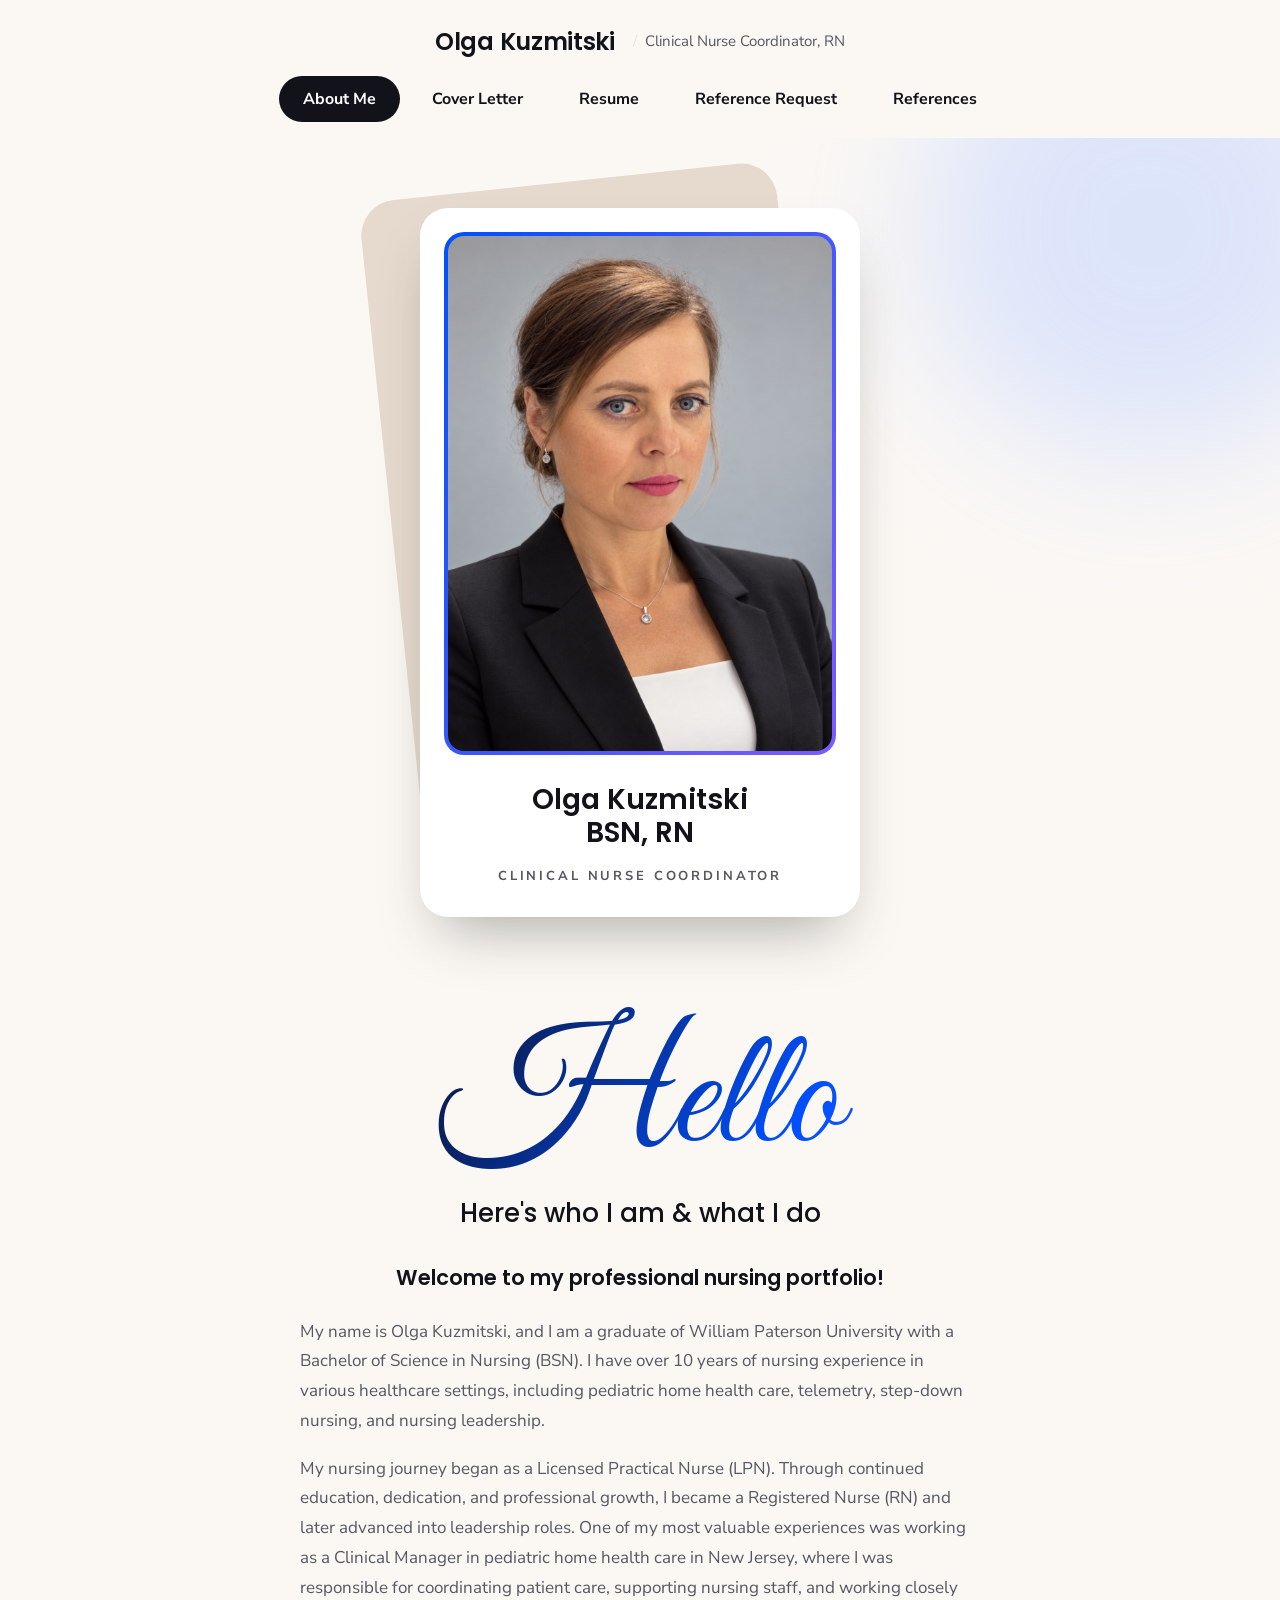
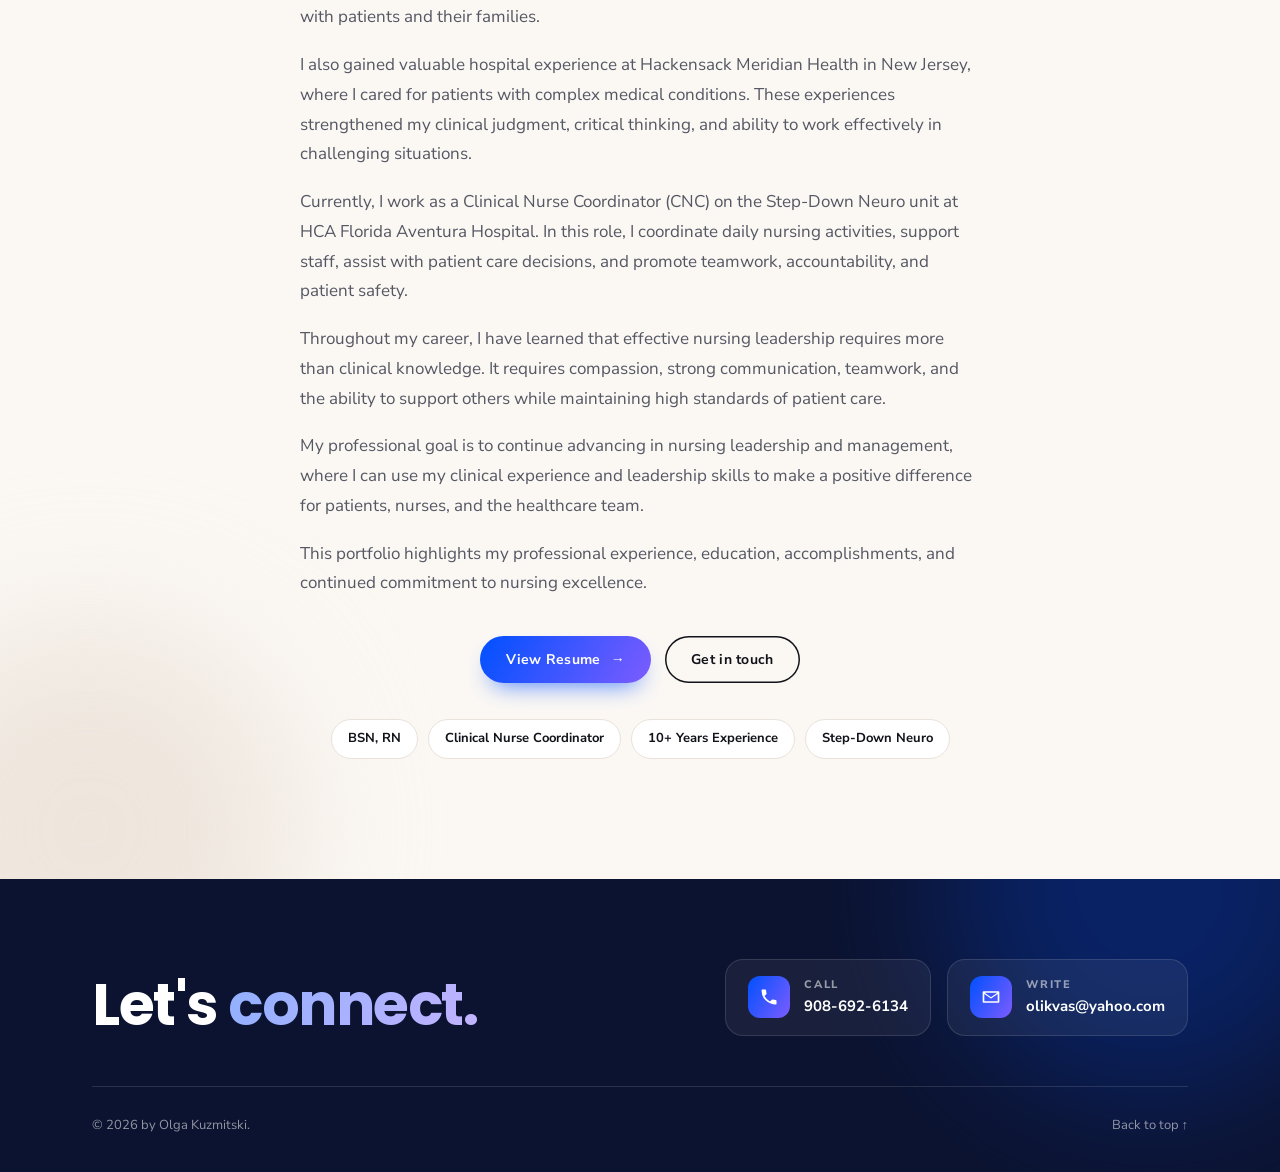
<file: index.html>
<!doctype html>
<html lang="en">
<head>
  <meta charset="utf-8">
  <meta name="viewport" content="width=device-width, initial-scale=1">
  <title>ABOUT ME | Olga Kuzmitski</title>
  <script>document.documentElement.classList.add("js")</script>
  <link rel="preconnect" href="https://fonts.googleapis.com">
  <link rel="preconnect" href="https://fonts.gstatic.com" crossorigin>
  <link href="https://fonts.googleapis.com/css2?family=Nunito+Sans:wght@400;600;700;800&family=Poppins:wght@500;600;700&family=Great+Vibes&display=swap" rel="stylesheet">
  <link rel="stylesheet" href="style.css?v=8">
</head>
<body>
  <header class="site-header" id="top">
    <a class="brand" href="index.html">
      <span class="brand-name">Olga Kuzmitski</span>
      <span class="brand-tag">Clinical Nurse Coordinator, RN</span>
    </a>
    <button class="menu-toggle" aria-label="Menu" aria-expanded="false"><span></span><span></span><span></span></button>
    <nav class="nav">
      <a href="index.html" class="active">About Me</a>
      <a href="cover-letter.html">Cover Letter</a>
      <a href="resume.html">Resume</a>
      <a href="reference-request.html">Reference Request</a>
      <a href="references.html">References</a>
    </nav>
  </header>

  <main>
    <section class="hero">
      <div class="blob blob-blue"></div>
      <div class="blob blob-beige"></div>
      <div class="container">
        <div class="portrait reveal">
          <div class="profile-card">
            <div class="photo-ring"><img class="photo" src="images/headshot.png" alt="Olga Kuzmitski"></div>
            <h2>Olga Kuzmitski<br>BSN, RN</h2>
            <div class="role">Clinical Nurse Coordinator</div>
          </div>
        </div>

        <div class="hero-text">
          <h1 class="reveal" style="--d:.1s"><span class="grad-text">Hello</span></h1>
          <div class="sub reveal" style="--d:.2s">Here's who I am &amp; what I do</div>
          <div class="about reveal" style="--d:.3s">
            <p class="lead">Welcome to my professional nursing portfolio!</p>
            <p>My name is Olga Kuzmitski, and I am a graduate of William Paterson University with a Bachelor of Science in Nursing (BSN). I have over 10 years of nursing experience in various healthcare settings, including pediatric home health care, telemetry, step-down nursing, and nursing leadership.</p>
            <p>My nursing journey began as a Licensed Practical Nurse (LPN). Through continued education, dedication, and professional growth, I became a Registered Nurse (RN) and later advanced into leadership roles. One of my most valuable experiences was working as a Clinical Manager in pediatric home health care in New Jersey, where I was responsible for coordinating patient care, supporting nursing staff, and working closely with patients and their families.</p>
            <p>I also gained valuable hospital experience at Hackensack Meridian Health in New Jersey, where I cared for patients with complex medical conditions. These experiences strengthened my clinical judgment, critical thinking, and ability to work effectively in challenging situations.</p>
            <p>Currently, I work as a Clinical Nurse Coordinator (CNC) on the Step-Down Neuro unit at HCA Florida Aventura Hospital. In this role, I coordinate daily nursing activities, support staff, assist with patient care decisions, and promote teamwork, accountability, and patient safety.</p>
            <p>Throughout my career, I have learned that effective nursing leadership requires more than clinical knowledge. It requires compassion, strong communication, teamwork, and the ability to support others while maintaining high standards of patient care.</p>
            <p>My professional goal is to continue advancing in nursing leadership and management, where I can use my clinical experience and leadership skills to make a positive difference for patients, nurses, and the healthcare team.</p>
            <p>This portfolio highlights my professional experience, education, accomplishments, and continued commitment to nursing excellence.</p>
          </div>
          <div class="actions reveal" style="--d:.4s">
            <a class="btn" href="resume.html">View Resume <span class="arrow">→</span></a>
            <a class="btn btn-ghost" href="mailto:olikvas@yahoo.com">Get in touch</a>
          </div>
          <div class="chips reveal" style="--d:.5s">
            <span class="chip">BSN, RN</span>
            <span class="chip">Clinical Nurse Coordinator</span>
            <span class="chip">10+ Years Experience</span>
            <span class="chip">Step-Down Neuro</span>
          </div>
        </div>
      </div>
    </section>
  </main>

  <footer class="site-footer">
    <div class="blob blob-blue"></div>
    <div class="container">
      <div class="footer-top">
        <h2>Let's <span class="light">connect.</span></h2>
        <div class="contact-cards">
          <a class="contact-card" href="tel:9086926134">
            <span class="ic"><svg viewBox="0 0 24 24"><path d="M6.6 10.8a15.1 15.1 0 0 0 6.6 6.6l2.2-2.2a1 1 0 0 1 1-.25c1.1.37 2.3.57 3.6.57a1 1 0 0 1 1 1V20a1 1 0 0 1-1 1A17 17 0 0 1 3 4a1 1 0 0 1 1-1h3.5a1 1 0 0 1 1 1c0 1.25.2 2.45.57 3.57a1 1 0 0 1-.25 1z"/></svg></span>
            <span><span class="label">Call</span><span class="value">908-692-6134</span></span>
          </a>
          <a class="contact-card" href="mailto:olikvas@yahoo.com">
            <span class="ic"><svg viewBox="0 0 24 24"><path d="M3 5h18a1 1 0 0 1 1 1v12a1 1 0 0 1-1 1H3a1 1 0 0 1-1-1V6a1 1 0 0 1 1-1zm1.4 2L12 12.2 19.6 7zM20 8.4l-7.4 5.1a1 1 0 0 1-1.2 0L4 8.4V17h16z"/></svg></span>
            <span><span class="label">Write</span><span class="value">olikvas@yahoo.com</span></span>
          </a>
        </div>
      </div>
      <div class="footer-bottom">
        <span>© 2026 by Olga Kuzmitski.</span>
        <a href="#top">Back to top ↑</a>
      </div>
    </div>
  </footer>
  <script src="script.js?v=8"></script>
</body>
</html>
</file>
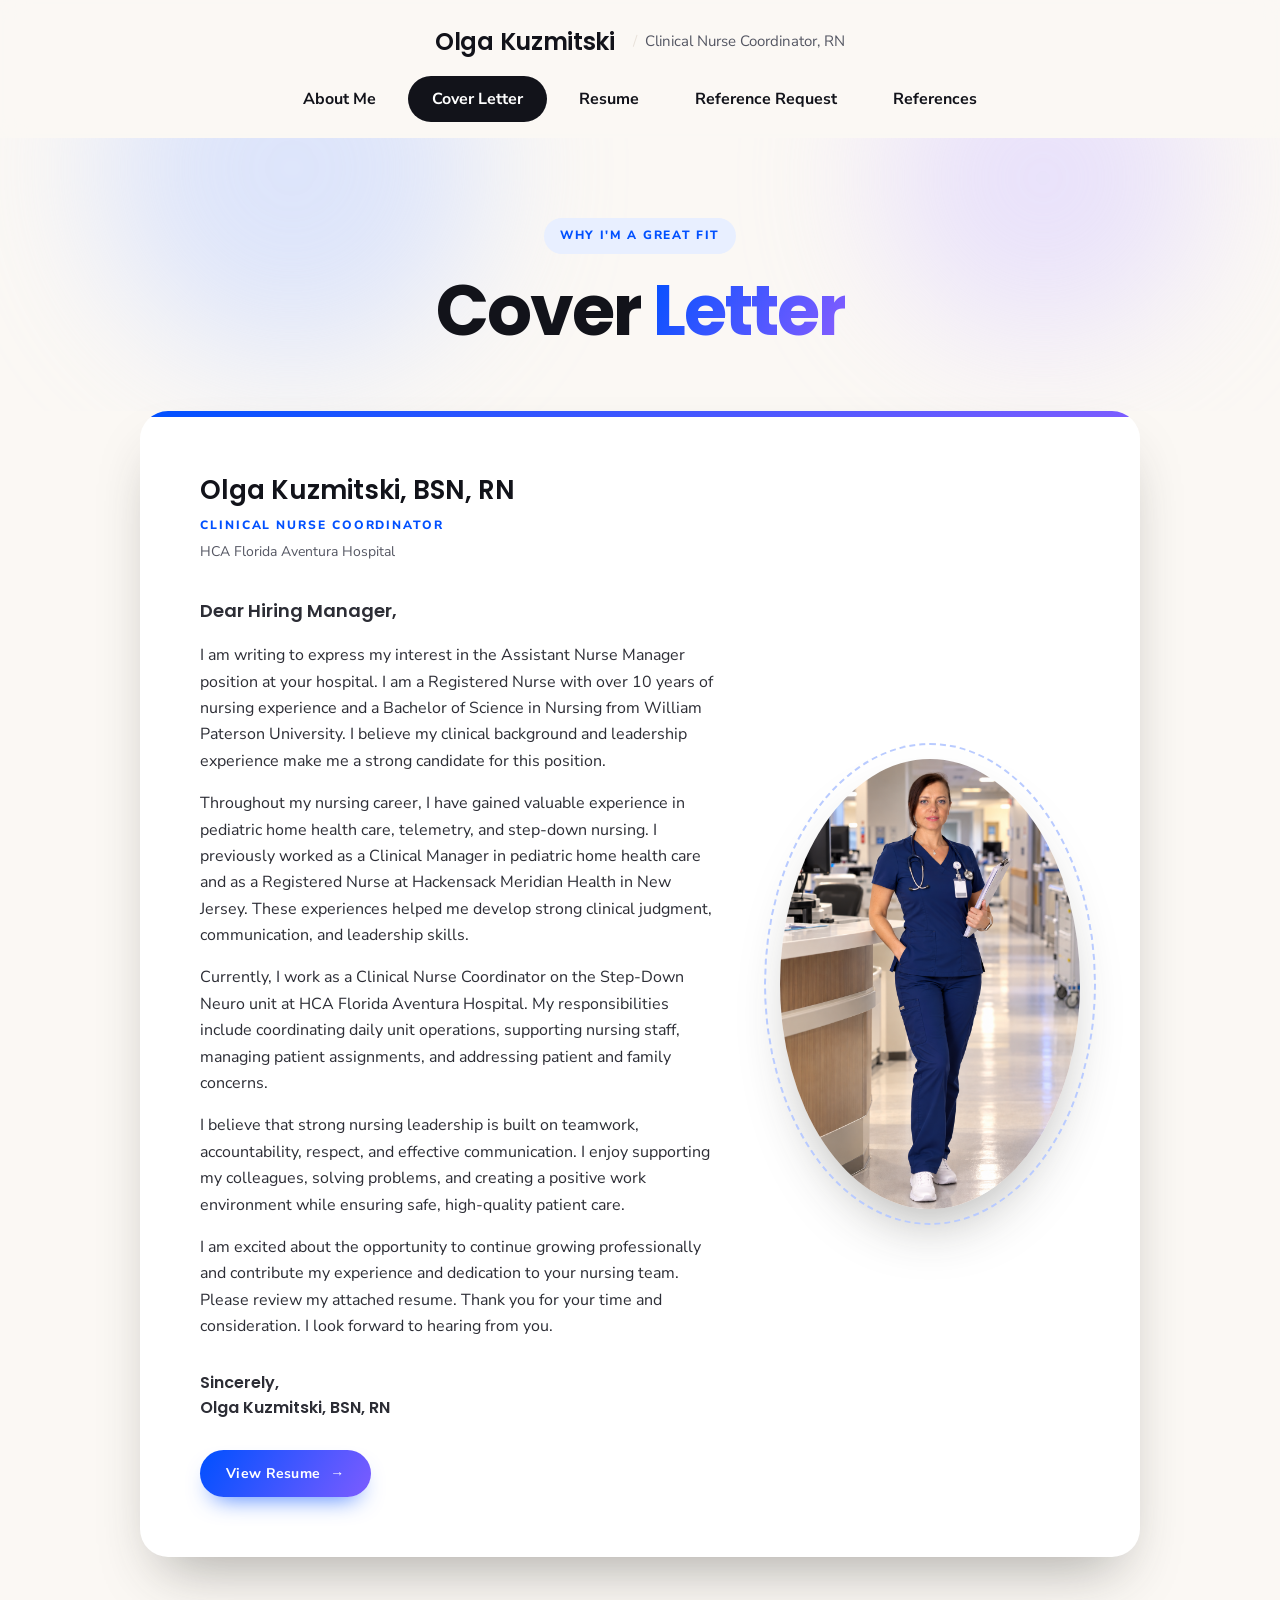
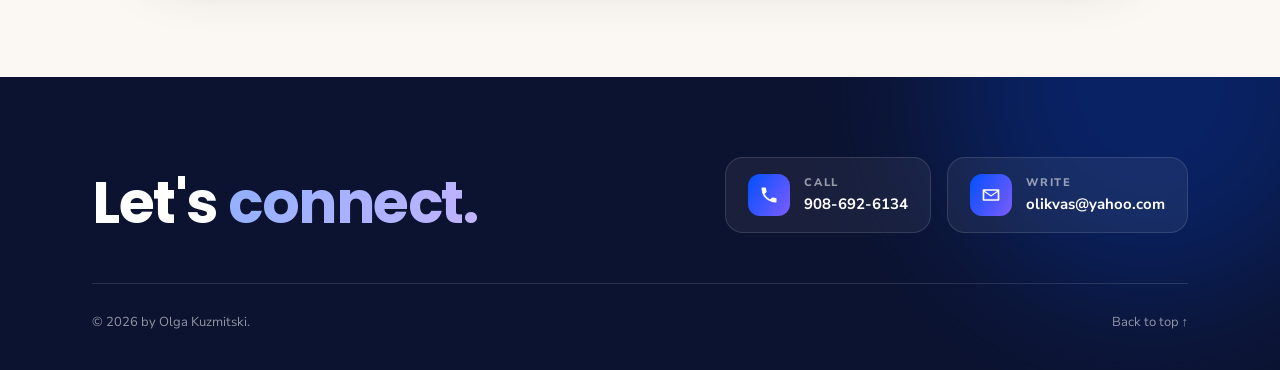
<file: cover-letter.html>
<!doctype html>
<html lang="en">
<head>
  <meta charset="utf-8">
  <meta name="viewport" content="width=device-width, initial-scale=1">
  <title>Cover Letter | Olga Kuzmitski</title>
  <script>document.documentElement.classList.add("js")</script>
  <link rel="preconnect" href="https://fonts.googleapis.com">
  <link rel="preconnect" href="https://fonts.gstatic.com" crossorigin>
  <link href="https://fonts.googleapis.com/css2?family=Nunito+Sans:wght@400;600;700;800&family=Poppins:wght@500;600;700&display=swap" rel="stylesheet">
  <link rel="stylesheet" href="style.css?v=8">
</head>
<body>
  <header class="site-header" id="top">
    <a class="brand" href="index.html">
      <span class="brand-name">Olga Kuzmitski</span>
      <span class="brand-tag">Clinical Nurse Coordinator, RN</span>
    </a>
    <button class="menu-toggle" aria-label="Menu" aria-expanded="false"><span></span><span></span><span></span></button>
    <nav class="nav">
      <a href="index.html">About Me</a>
      <a href="cover-letter.html" class="active">Cover Letter</a>
      <a href="resume.html">Resume</a>
      <a href="reference-request.html">Reference Request</a>
      <a href="references.html">References</a>
    </nav>
  </header>

  <main>
    <section class="page-hero">
      <div class="blob blob-blue"></div>
      <div class="blob blob-violet"></div>
      <div class="container">
        <div class="eyebrow reveal">Why I'm a great fit</div>
        <h1 class="reveal" style="--d:.1s">Cover <span class="grad-text">Letter</span></h1>
      </div>
    </section>

    <section class="section">
      <div class="container">
        <div class="letter-card with-art reveal">
          <div class="letter">
            <h2>Olga Kuzmitski, BSN, RN</h2>
            <div class="role-line">Clinical Nurse Coordinator</div>
            <div class="org-line">HCA Florida Aventura Hospital</div>
            <p class="salutation">Dear Hiring Manager,</p>
            <p>I am writing to express my interest in the Assistant Nurse Manager position at your hospital. I am a Registered Nurse with over 10 years of nursing experience and a Bachelor of Science in Nursing from William Paterson University. I believe my clinical background and leadership experience make me a strong candidate for this position.</p>
            <p>Throughout my nursing career, I have gained valuable experience in pediatric home health care, telemetry, and step-down nursing. I previously worked as a Clinical Manager in pediatric home health care and as a Registered Nurse at Hackensack Meridian Health in New Jersey. These experiences helped me develop strong clinical judgment, communication, and leadership skills.</p>
            <p>Currently, I work as a Clinical Nurse Coordinator on the Step-Down Neuro unit at HCA Florida Aventura Hospital. My responsibilities include coordinating daily unit operations, supporting nursing staff, managing patient assignments, and addressing patient and family concerns.</p>
            <p>I believe that strong nursing leadership is built on teamwork, accountability, respect, and effective communication. I enjoy supporting my colleagues, solving problems, and creating a positive work environment while ensuring safe, high-quality patient care.</p>
            <p>I am excited about the opportunity to continue growing professionally and contribute my experience and dedication to your nursing team. Please review my attached resume. Thank you for your time and consideration. I look forward to hearing from you.</p>
            <p class="signature">Sincerely,<br>Olga Kuzmitski, BSN, RN</p>
            <a class="btn" href="resume.html" style="margin-top:14px">View Resume <span class="arrow">→</span></a>
          </div>
          <div class="art-col">
            <img class="art tall" src="images/fullShot.png" alt="Olga Kuzmitski, RN">
          </div>
        </div>
      </div>
    </section>
  </main>

  <footer class="site-footer">
    <div class="blob blob-blue"></div>
    <div class="container">
      <div class="footer-top">
        <h2>Let's <span class="light">connect.</span></h2>
        <div class="contact-cards">
          <a class="contact-card" href="tel:9086926134">
            <span class="ic"><svg viewBox="0 0 24 24"><path d="M6.6 10.8a15.1 15.1 0 0 0 6.6 6.6l2.2-2.2a1 1 0 0 1 1-.25c1.1.37 2.3.57 3.6.57a1 1 0 0 1 1 1V20a1 1 0 0 1-1 1A17 17 0 0 1 3 4a1 1 0 0 1 1-1h3.5a1 1 0 0 1 1 1c0 1.25.2 2.45.57 3.57a1 1 0 0 1-.25 1z"/></svg></span>
            <span><span class="label">Call</span><span class="value">908-692-6134</span></span>
          </a>
          <a class="contact-card" href="mailto:olikvas@yahoo.com">
            <span class="ic"><svg viewBox="0 0 24 24"><path d="M3 5h18a1 1 0 0 1 1 1v12a1 1 0 0 1-1 1H3a1 1 0 0 1-1-1V6a1 1 0 0 1 1-1zm1.4 2L12 12.2 19.6 7zM20 8.4l-7.4 5.1a1 1 0 0 1-1.2 0L4 8.4V17h16z"/></svg></span>
            <span><span class="label">Write</span><span class="value">olikvas@yahoo.com</span></span>
          </a>
        </div>
      </div>
      <div class="footer-bottom">
        <span>© 2026 by Olga Kuzmitski.</span>
        <a href="#top">Back to top ↑</a>
      </div>
    </div>
  </footer>
  <script src="script.js?v=8"></script>
</body>
</html>
</file>
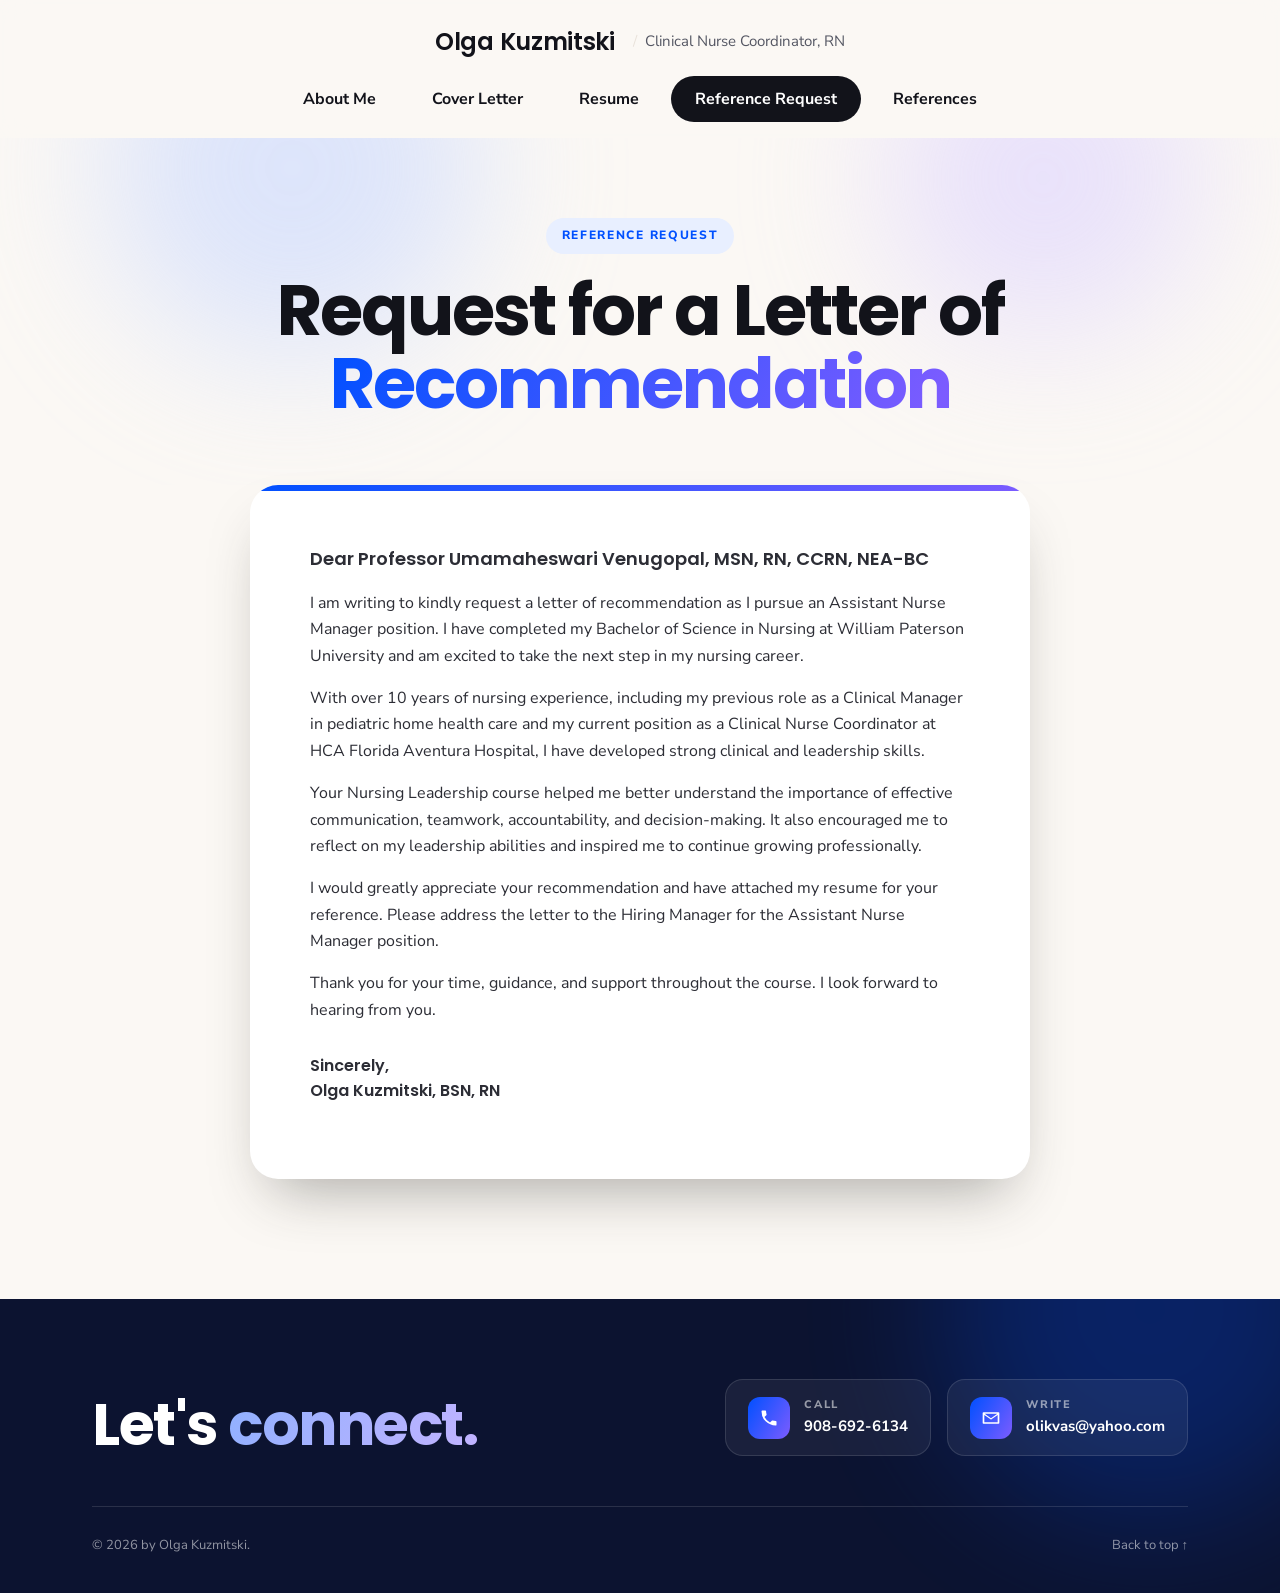
<file: reference-request.html>
<!doctype html>
<html lang="en">
<head>
  <meta charset="utf-8">
  <meta name="viewport" content="width=device-width, initial-scale=1">
  <title>Reference Request | Olga Kuzmitski</title>
  <script>document.documentElement.classList.add("js")</script>
  <link rel="preconnect" href="https://fonts.googleapis.com">
  <link rel="preconnect" href="https://fonts.gstatic.com" crossorigin>
  <link href="https://fonts.googleapis.com/css2?family=Nunito+Sans:wght@400;600;700;800&family=Poppins:wght@500;600;700&display=swap" rel="stylesheet">
  <link rel="stylesheet" href="style.css?v=8">
</head>
<body>
  <header class="site-header" id="top">
    <a class="brand" href="index.html">
      <span class="brand-name">Olga Kuzmitski</span>
      <span class="brand-tag">Clinical Nurse Coordinator, RN</span>
    </a>
    <button class="menu-toggle" aria-label="Menu" aria-expanded="false"><span></span><span></span><span></span></button>
    <nav class="nav">
      <a href="index.html">About Me</a>
      <a href="cover-letter.html">Cover Letter</a>
      <a href="resume.html">Resume</a>
      <a href="reference-request.html" class="active">Reference Request</a>
      <a href="references.html">References</a>
    </nav>
  </header>

  <main>
    <section class="page-hero">
      <div class="blob blob-blue"></div>
      <div class="blob blob-violet"></div>
      <div class="container">
        <div class="eyebrow reveal">Reference Request</div>
        <h1 class="reveal" style="--d:.1s">Request for a Letter of <span class="grad-text">Recommendation</span></h1>
      </div>
    </section>

    <section class="section">
      <div class="container">
        <div class="letter-card narrow reveal">
          <div class="letter">
            <p class="salutation">Dear Professor Umamaheswari Venugopal, MSN, RN, CCRN, NEA-BC</p>
            <p>I am writing to kindly request a letter of recommendation as I pursue an Assistant Nurse Manager position. I have completed my Bachelor of Science in Nursing at William Paterson University and am excited to take the next step in my nursing career.</p>
            <p>With over 10 years of nursing experience, including my previous role as a Clinical Manager in pediatric home health care and my current position as a Clinical Nurse Coordinator at HCA Florida Aventura Hospital, I have developed strong clinical and leadership skills.</p>
            <p>Your Nursing Leadership course helped me better understand the importance of effective communication, teamwork, accountability, and decision-making. It also encouraged me to reflect on my leadership abilities and inspired me to continue growing professionally.</p>
            <p>I would greatly appreciate your recommendation and have attached my resume for your reference. Please address the letter to the Hiring Manager for the Assistant Nurse Manager position.</p>
            <p>Thank you for your time, guidance, and support throughout the course. I look forward to hearing from you.</p>
            <p class="signature">Sincerely,<br>Olga Kuzmitski, BSN, RN</p>
          </div>
        </div>
      </div>
    </section>
  </main>

  <footer class="site-footer">
    <div class="blob blob-blue"></div>
    <div class="container">
      <div class="footer-top">
        <h2>Let's <span class="light">connect.</span></h2>
        <div class="contact-cards">
          <a class="contact-card" href="tel:9086926134">
            <span class="ic"><svg viewBox="0 0 24 24"><path d="M6.6 10.8a15.1 15.1 0 0 0 6.6 6.6l2.2-2.2a1 1 0 0 1 1-.25c1.1.37 2.3.57 3.6.57a1 1 0 0 1 1 1V20a1 1 0 0 1-1 1A17 17 0 0 1 3 4a1 1 0 0 1 1-1h3.5a1 1 0 0 1 1 1c0 1.25.2 2.45.57 3.57a1 1 0 0 1-.25 1z"/></svg></span>
            <span><span class="label">Call</span><span class="value">908-692-6134</span></span>
          </a>
          <a class="contact-card" href="mailto:olikvas@yahoo.com">
            <span class="ic"><svg viewBox="0 0 24 24"><path d="M3 5h18a1 1 0 0 1 1 1v12a1 1 0 0 1-1 1H3a1 1 0 0 1-1-1V6a1 1 0 0 1 1-1zm1.4 2L12 12.2 19.6 7zM20 8.4l-7.4 5.1a1 1 0 0 1-1.2 0L4 8.4V17h16z"/></svg></span>
            <span><span class="label">Write</span><span class="value">olikvas@yahoo.com</span></span>
          </a>
        </div>
      </div>
      <div class="footer-bottom">
        <span>© 2026 by Olga Kuzmitski.</span>
        <a href="#top">Back to top ↑</a>
      </div>
    </div>
  </footer>
  <script src="script.js?v=8"></script>
</body>
</html>
</file>
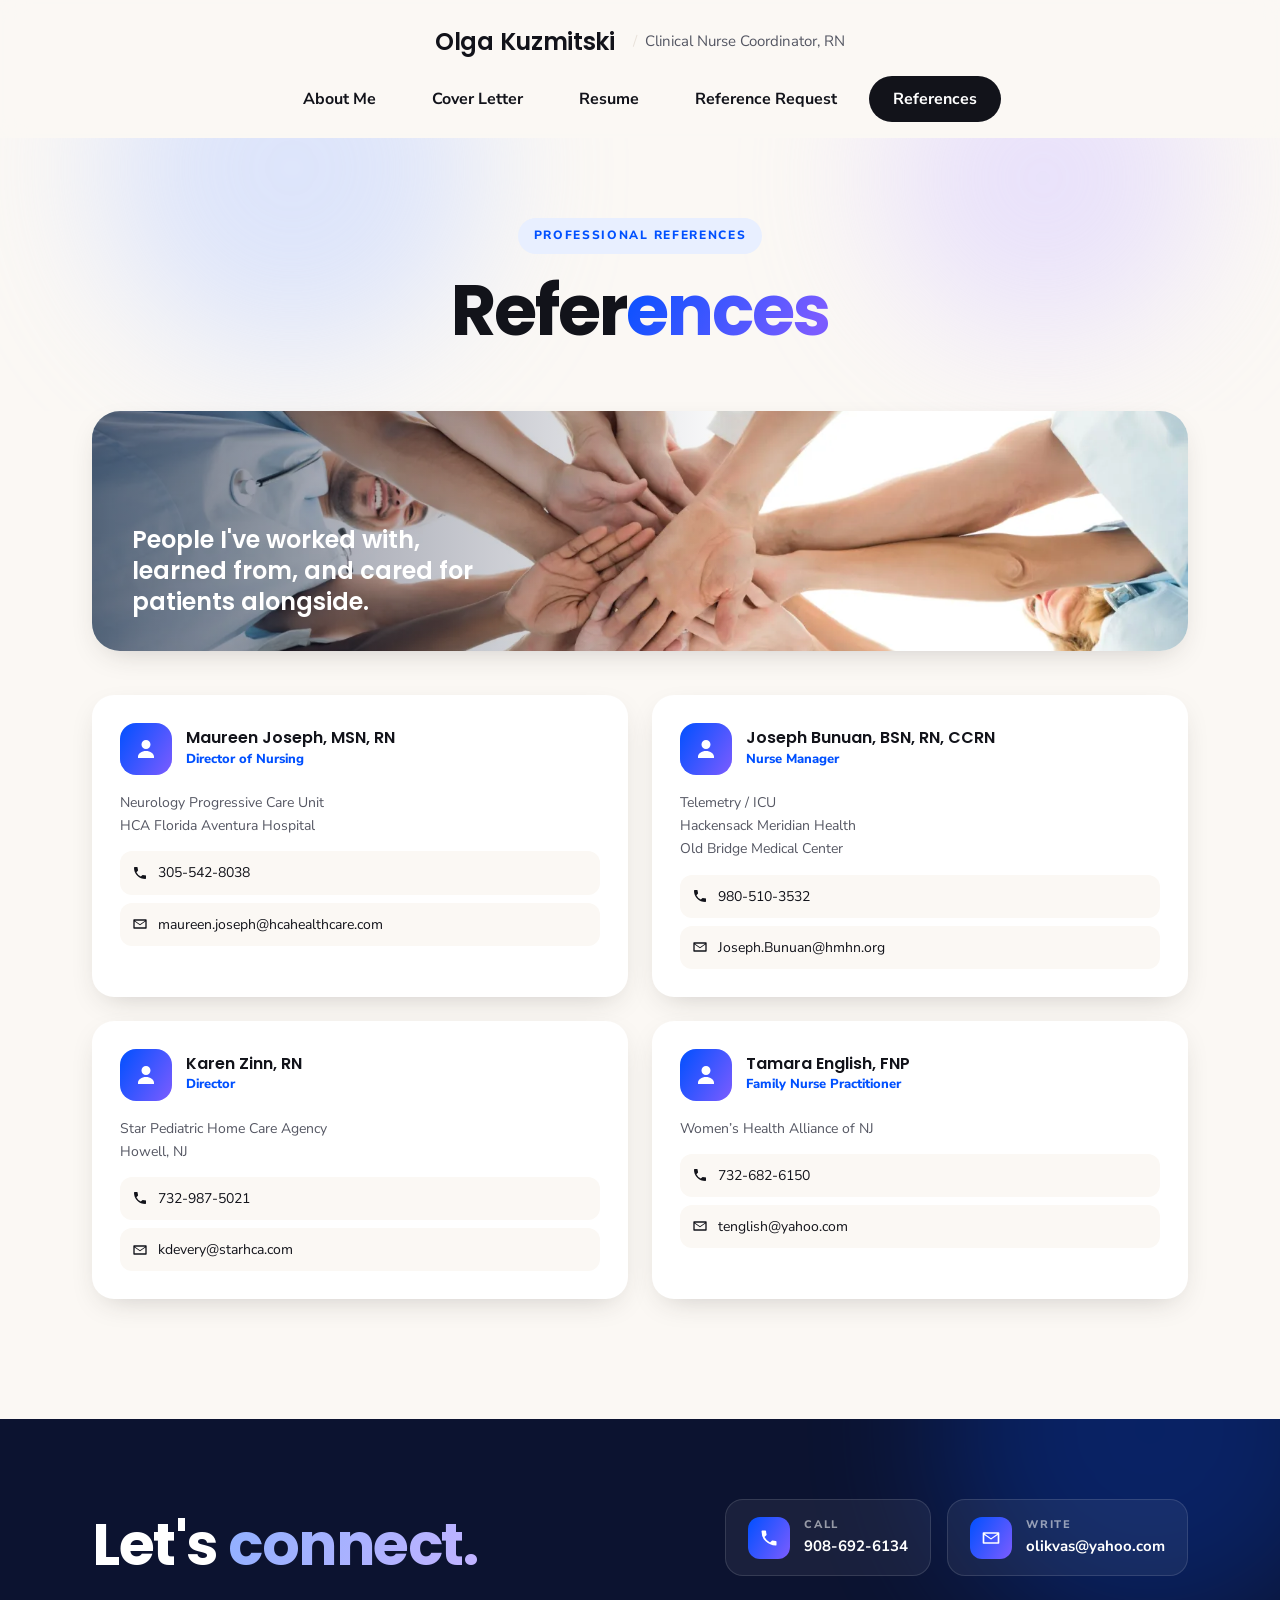
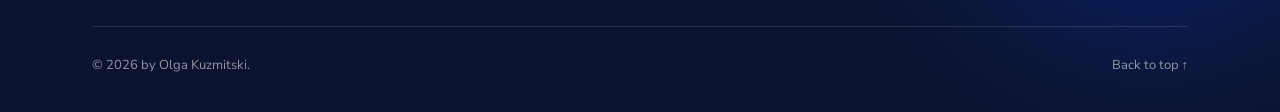
<file: references.html>
<!doctype html>
<html lang="en">
<head>
  <meta charset="utf-8">
  <meta name="viewport" content="width=device-width, initial-scale=1">
  <title>References | Olga Kuzmitski</title>
  <script>document.documentElement.classList.add("js")</script>
  <link rel="preconnect" href="https://fonts.googleapis.com">
  <link rel="preconnect" href="https://fonts.gstatic.com" crossorigin>
  <link href="https://fonts.googleapis.com/css2?family=Nunito+Sans:wght@400;600;700;800&family=Poppins:wght@500;600;700&display=swap" rel="stylesheet">
  <link rel="stylesheet" href="style.css?v=8">
</head>
<body>
  <header class="site-header" id="top">
    <a class="brand" href="index.html">
      <span class="brand-name">Olga Kuzmitski</span>
      <span class="brand-tag">Clinical Nurse Coordinator, RN</span>
    </a>
    <button class="menu-toggle" aria-label="Menu" aria-expanded="false"><span></span><span></span><span></span></button>
    <nav class="nav">
      <a href="index.html">About Me</a>
      <a href="cover-letter.html">Cover Letter</a>
      <a href="resume.html">Resume</a>
      <a href="reference-request.html">Reference Request</a>
      <a href="references.html" class="active">References</a>
    </nav>
  </header>

  <main>
    <section class="page-hero">
      <div class="blob blob-blue"></div>
      <div class="blob blob-violet"></div>
      <div class="container">
        <div class="eyebrow reveal">Professional References</div>
        <h1 class="reveal" style="--d:.1s">Refer<span class="grad-text">ences</span></h1>
      </div>
    </section>

    <section class="section">
      <div class="container">
        <div class="refs-banner reveal">
          <img src="images/ref.png" alt="Healthcare team joining hands in a circle">
          <p>People I've worked with, learned from, and cared for patients alongside.</p>
        </div>

        <!-- One card per reference. Copy a whole <div class="ref-card">...</div> block to add another. -->
        <div class="ref-grid">
          <div class="ref-card reveal">
            <div class="ref-top">
              <div class="avatar"><svg viewBox="0 0 24 24"><path d="M12 12a4.5 4.5 0 1 0 0-9 4.5 4.5 0 0 0 0 9zm0 2c-4.4 0-8 2.5-8 5.5V21h16v-1.5c0-3-3.6-5.5-8-5.5z"/></svg></div>
              <div><div class="ref-name">Maureen Joseph, MSN, RN</div><div class="ref-title">Director of Nursing</div></div>
            </div>
            <div class="ref-org">Neurology Progressive Care Unit<br>HCA Florida Aventura Hospital</div>
            <div class="ref-contact">
              <a href="tel:3055428038"><svg viewBox="0 0 24 24"><path d="M6.6 10.8a15.1 15.1 0 0 0 6.6 6.6l2.2-2.2a1 1 0 0 1 1-.25c1.1.37 2.3.57 3.6.57a1 1 0 0 1 1 1V20a1 1 0 0 1-1 1A17 17 0 0 1 3 4a1 1 0 0 1 1-1h3.5a1 1 0 0 1 1 1c0 1.25.2 2.45.57 3.57a1 1 0 0 1-.25 1z"/></svg>305-542-8038</a>
              <a href="mailto:maureen.joseph@hcahealthcare.com"><svg viewBox="0 0 24 24"><path d="M3 5h18a1 1 0 0 1 1 1v12a1 1 0 0 1-1 1H3a1 1 0 0 1-1-1V6a1 1 0 0 1 1-1zm1.4 2L12 12.2 19.6 7zM20 8.4l-7.4 5.1a1 1 0 0 1-1.2 0L4 8.4V17h16z"/></svg>maureen.joseph@hcahealthcare.com</a>
            </div>
          </div>
          <div class="ref-card reveal" style="--d:.08s">
            <div class="ref-top">
              <div class="avatar"><svg viewBox="0 0 24 24"><path d="M12 12a4.5 4.5 0 1 0 0-9 4.5 4.5 0 0 0 0 9zm0 2c-4.4 0-8 2.5-8 5.5V21h16v-1.5c0-3-3.6-5.5-8-5.5z"/></svg></div>
              <div><div class="ref-name">Joseph Bunuan, BSN, RN, CCRN</div><div class="ref-title">Nurse Manager</div></div>
            </div>
            <div class="ref-org">Telemetry / ICU<br>Hackensack Meridian Health<br>Old Bridge Medical Center</div>
            <div class="ref-contact">
              <a href="tel:9805103532"><svg viewBox="0 0 24 24"><path d="M6.6 10.8a15.1 15.1 0 0 0 6.6 6.6l2.2-2.2a1 1 0 0 1 1-.25c1.1.37 2.3.57 3.6.57a1 1 0 0 1 1 1V20a1 1 0 0 1-1 1A17 17 0 0 1 3 4a1 1 0 0 1 1-1h3.5a1 1 0 0 1 1 1c0 1.25.2 2.45.57 3.57a1 1 0 0 1-.25 1z"/></svg>980-510-3532</a>
              <a href="mailto:Joseph.Bunuan@hmhn.org"><svg viewBox="0 0 24 24"><path d="M3 5h18a1 1 0 0 1 1 1v12a1 1 0 0 1-1 1H3a1 1 0 0 1-1-1V6a1 1 0 0 1 1-1zm1.4 2L12 12.2 19.6 7zM20 8.4l-7.4 5.1a1 1 0 0 1-1.2 0L4 8.4V17h16z"/></svg>Joseph.Bunuan@hmhn.org</a>
            </div>
          </div>
          <div class="ref-card reveal">
            <div class="ref-top">
              <div class="avatar"><svg viewBox="0 0 24 24"><path d="M12 12a4.5 4.5 0 1 0 0-9 4.5 4.5 0 0 0 0 9zm0 2c-4.4 0-8 2.5-8 5.5V21h16v-1.5c0-3-3.6-5.5-8-5.5z"/></svg></div>
              <div><div class="ref-name">Karen Zinn, RN</div><div class="ref-title">Director</div></div>
            </div>
            <div class="ref-org">Star Pediatric Home Care Agency<br>Howell, NJ</div>
            <div class="ref-contact">
              <a href="tel:7329875021"><svg viewBox="0 0 24 24"><path d="M6.6 10.8a15.1 15.1 0 0 0 6.6 6.6l2.2-2.2a1 1 0 0 1 1-.25c1.1.37 2.3.57 3.6.57a1 1 0 0 1 1 1V20a1 1 0 0 1-1 1A17 17 0 0 1 3 4a1 1 0 0 1 1-1h3.5a1 1 0 0 1 1 1c0 1.25.2 2.45.57 3.57a1 1 0 0 1-.25 1z"/></svg>732-987-5021</a>
              <a href="mailto:kdevery@starhca.com"><svg viewBox="0 0 24 24"><path d="M3 5h18a1 1 0 0 1 1 1v12a1 1 0 0 1-1 1H3a1 1 0 0 1-1-1V6a1 1 0 0 1 1-1zm1.4 2L12 12.2 19.6 7zM20 8.4l-7.4 5.1a1 1 0 0 1-1.2 0L4 8.4V17h16z"/></svg>kdevery@starhca.com</a>
            </div>
          </div>
          <div class="ref-card reveal" style="--d:.08s">
            <div class="ref-top">
              <div class="avatar"><svg viewBox="0 0 24 24"><path d="M12 12a4.5 4.5 0 1 0 0-9 4.5 4.5 0 0 0 0 9zm0 2c-4.4 0-8 2.5-8 5.5V21h16v-1.5c0-3-3.6-5.5-8-5.5z"/></svg></div>
              <div><div class="ref-name">Tamara English, FNP</div><div class="ref-title">Family Nurse Practitioner</div></div>
            </div>
            <div class="ref-org">Women’s Health Alliance of NJ</div>
            <div class="ref-contact">
              <a href="tel:7326826150"><svg viewBox="0 0 24 24"><path d="M6.6 10.8a15.1 15.1 0 0 0 6.6 6.6l2.2-2.2a1 1 0 0 1 1-.25c1.1.37 2.3.57 3.6.57a1 1 0 0 1 1 1V20a1 1 0 0 1-1 1A17 17 0 0 1 3 4a1 1 0 0 1 1-1h3.5a1 1 0 0 1 1 1c0 1.25.2 2.45.57 3.57a1 1 0 0 1-.25 1z"/></svg>732-682-6150</a>
              <a href="mailto:tenglish@yahoo.com"><svg viewBox="0 0 24 24"><path d="M3 5h18a1 1 0 0 1 1 1v12a1 1 0 0 1-1 1H3a1 1 0 0 1-1-1V6a1 1 0 0 1 1-1zm1.4 2L12 12.2 19.6 7zM20 8.4l-7.4 5.1a1 1 0 0 1-1.2 0L4 8.4V17h16z"/></svg>tenglish@yahoo.com</a>
            </div>
          </div>
        </div>
      </div>
    </section>
  </main>

  <footer class="site-footer">
    <div class="blob blob-blue"></div>
    <div class="container">
      <div class="footer-top">
        <h2>Let's <span class="light">connect.</span></h2>
        <div class="contact-cards">
          <a class="contact-card" href="tel:9086926134">
            <span class="ic"><svg viewBox="0 0 24 24"><path d="M6.6 10.8a15.1 15.1 0 0 0 6.6 6.6l2.2-2.2a1 1 0 0 1 1-.25c1.1.37 2.3.57 3.6.57a1 1 0 0 1 1 1V20a1 1 0 0 1-1 1A17 17 0 0 1 3 4a1 1 0 0 1 1-1h3.5a1 1 0 0 1 1 1c0 1.25.2 2.45.57 3.57a1 1 0 0 1-.25 1z"/></svg></span>
            <span><span class="label">Call</span><span class="value">908-692-6134</span></span>
          </a>
          <a class="contact-card" href="mailto:olikvas@yahoo.com">
            <span class="ic"><svg viewBox="0 0 24 24"><path d="M3 5h18a1 1 0 0 1 1 1v12a1 1 0 0 1-1 1H3a1 1 0 0 1-1-1V6a1 1 0 0 1 1-1zm1.4 2L12 12.2 19.6 7zM20 8.4l-7.4 5.1a1 1 0 0 1-1.2 0L4 8.4V17h16z"/></svg></span>
            <span><span class="label">Write</span><span class="value">olikvas@yahoo.com</span></span>
          </a>
        </div>
      </div>
      <div class="footer-bottom">
        <span>© 2026 by Olga Kuzmitski.</span>
        <a href="#top">Back to top ↑</a>
      </div>
    </div>
  </footer>
  <script src="script.js?v=8"></script>
</body>
</html>
</file>
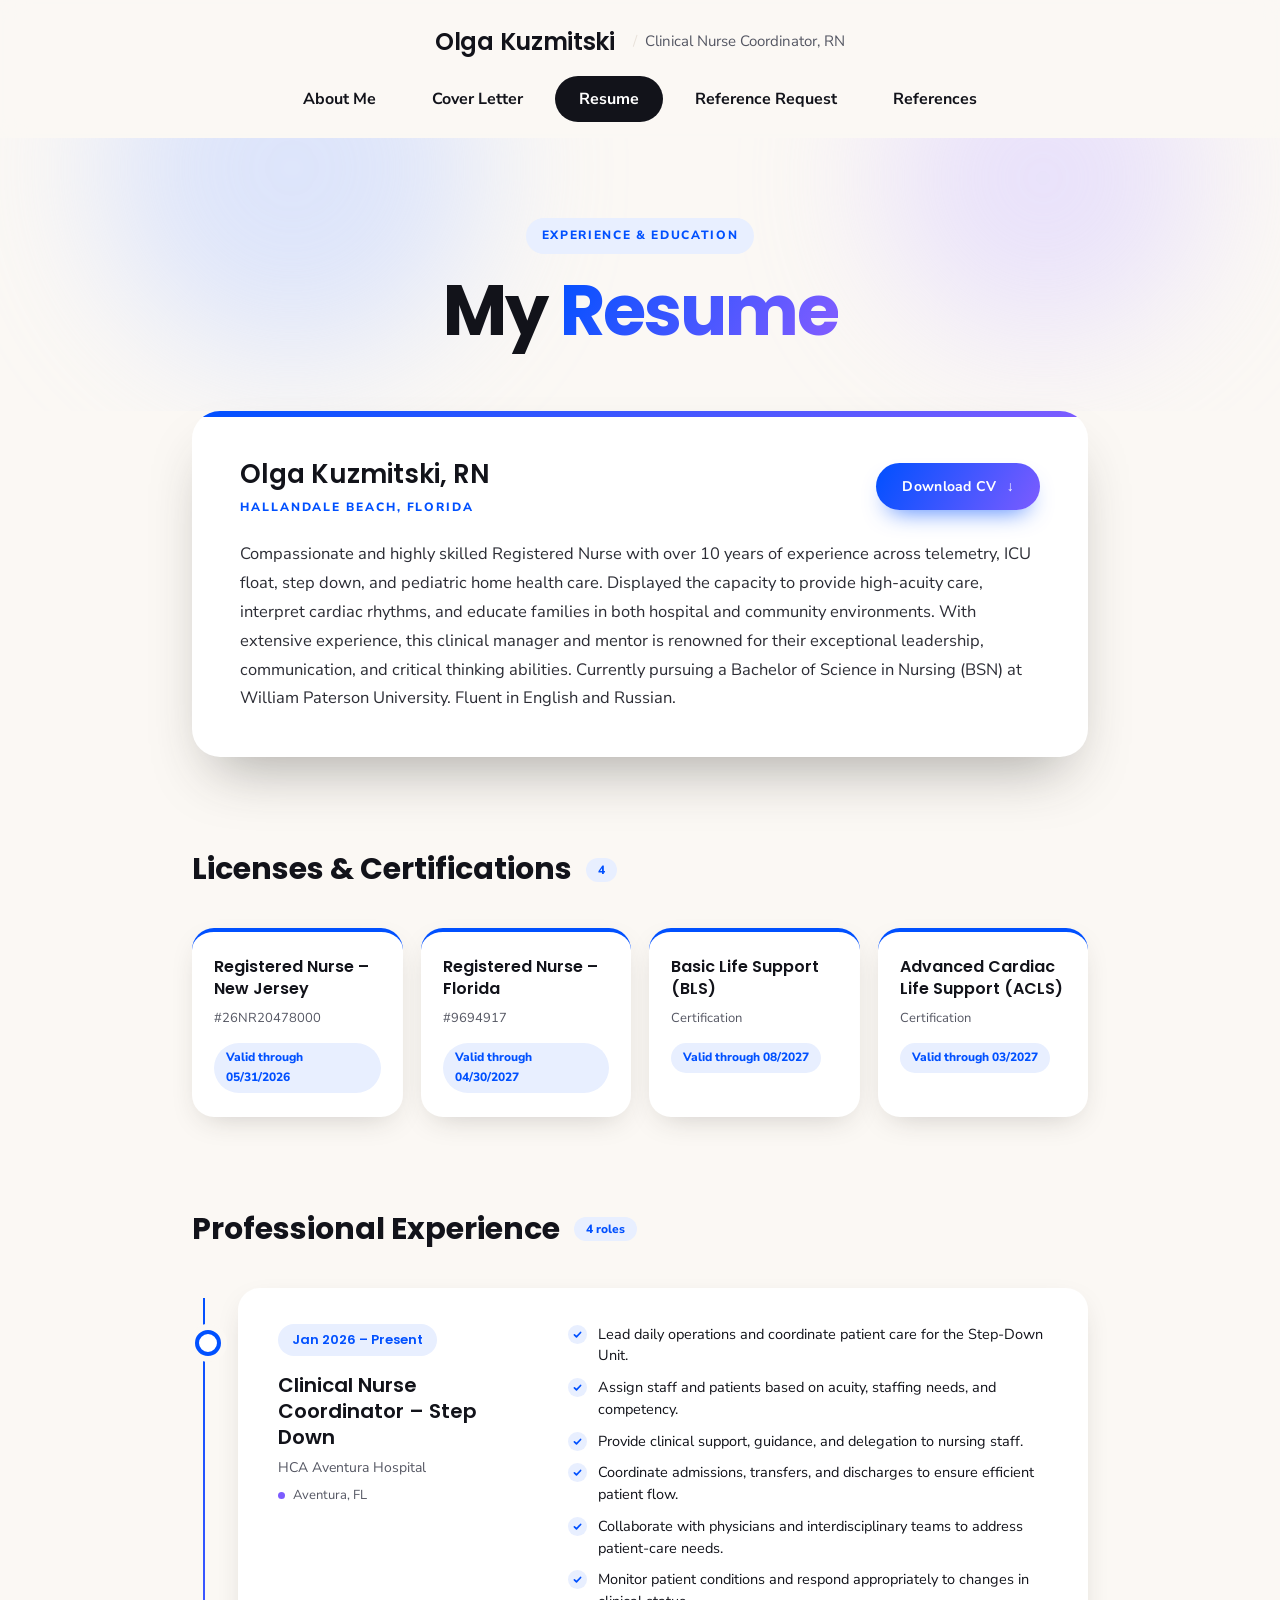
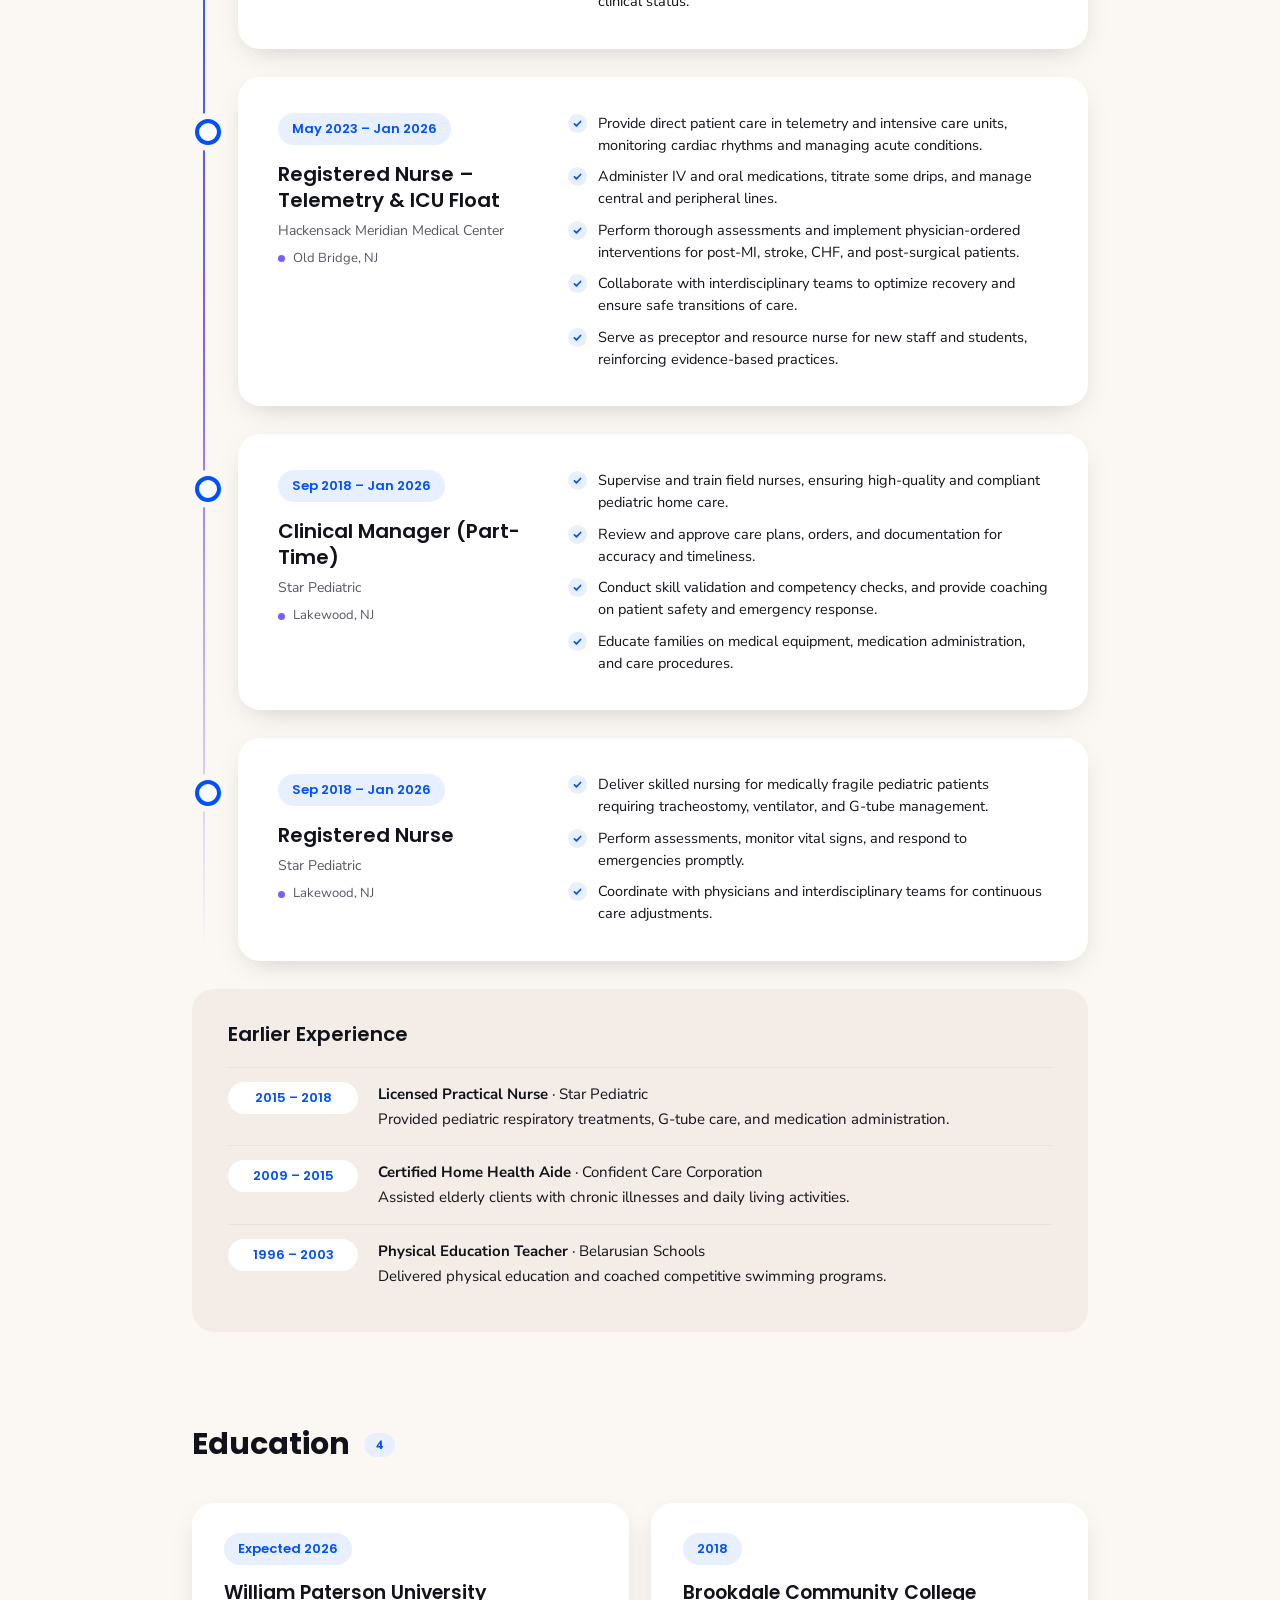
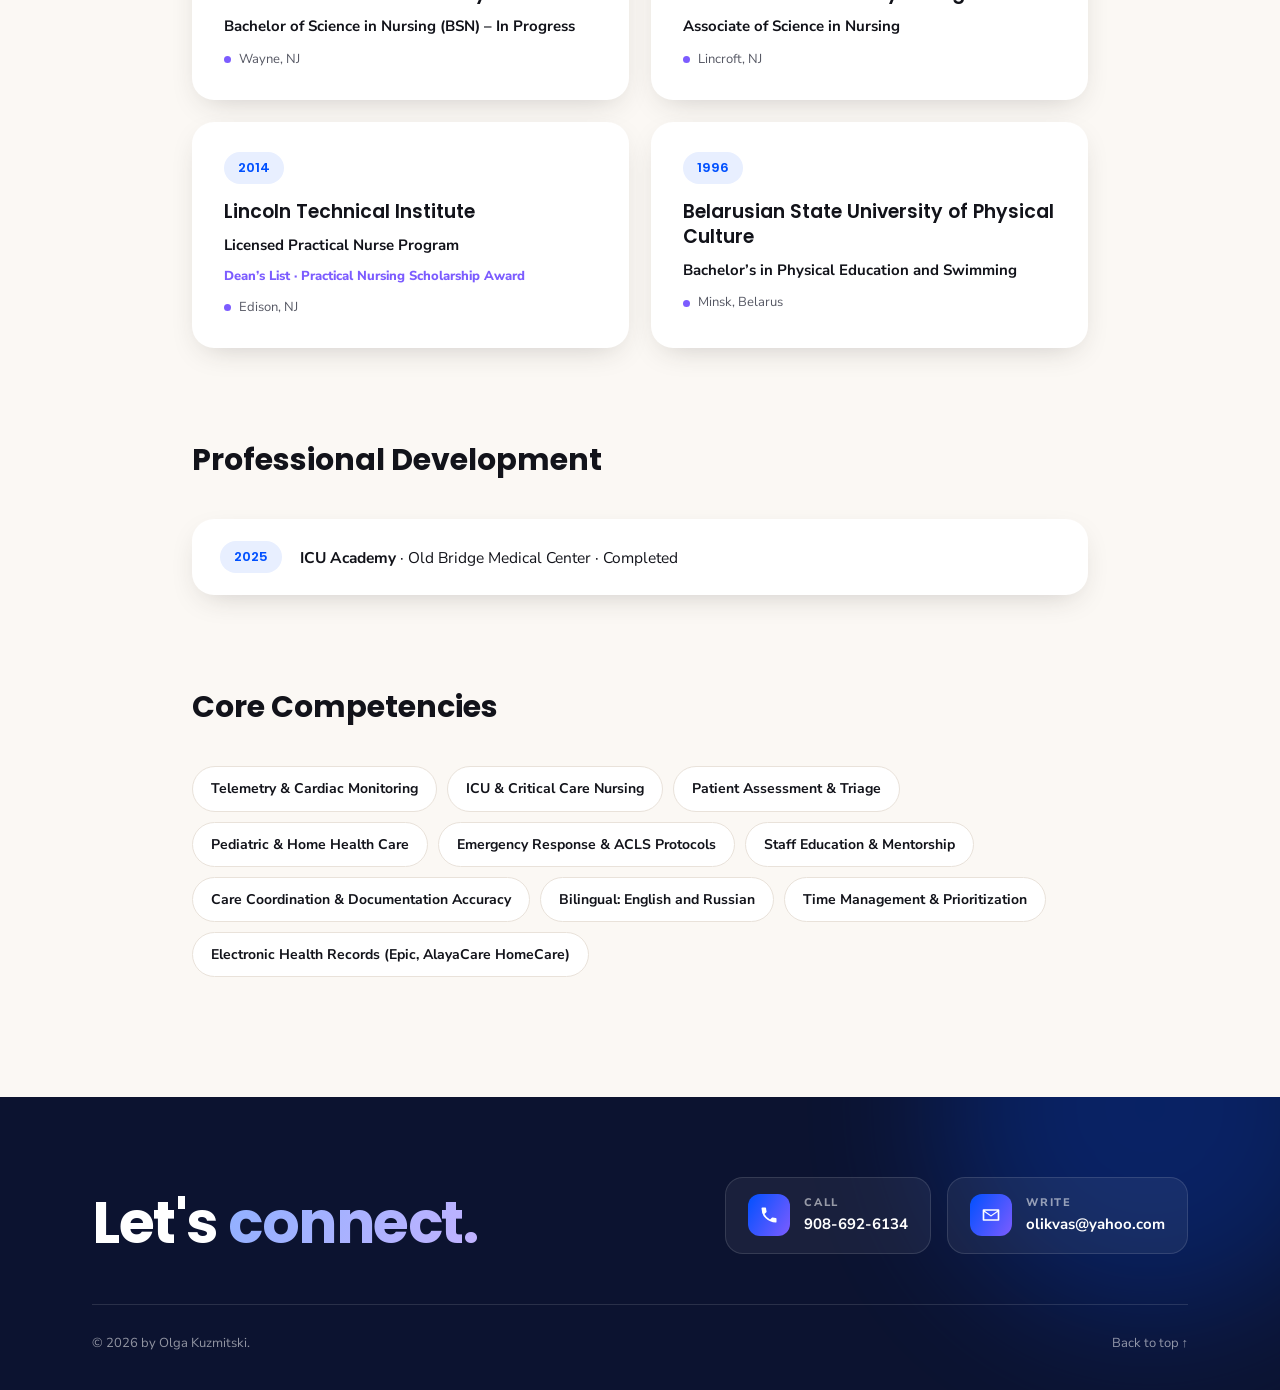
<file: resume.html>
<!doctype html>
<html lang="en">
<head>
  <meta charset="utf-8">
  <meta name="viewport" content="width=device-width, initial-scale=1">
  <title>RESUME | Olga Kuzmitski</title>
  <script>document.documentElement.classList.add("js")</script>
  <link rel="preconnect" href="https://fonts.googleapis.com">
  <link rel="preconnect" href="https://fonts.gstatic.com" crossorigin>
  <link href="https://fonts.googleapis.com/css2?family=Nunito+Sans:wght@400;600;700;800&family=Poppins:wght@500;600;700&display=swap" rel="stylesheet">
  <link rel="stylesheet" href="style.css?v=8">
</head>
<body>
  <header class="site-header" id="top">
    <a class="brand" href="index.html">
      <span class="brand-name">Olga Kuzmitski</span>
      <span class="brand-tag">Clinical Nurse Coordinator, RN</span>
    </a>
    <button class="menu-toggle" aria-label="Menu" aria-expanded="false"><span></span><span></span><span></span></button>
    <nav class="nav">
      <a href="index.html">About Me</a>
      <a href="cover-letter.html">Cover Letter</a>
      <a href="resume.html" class="active">Resume</a>
      <a href="reference-request.html">Reference Request</a>
      <a href="references.html">References</a>
    </nav>
  </header>

  <main>
    <section class="page-hero">
      <div class="blob blob-blue"></div>
      <div class="blob blob-violet"></div>
      <div class="container">
        <div class="eyebrow reveal">Experience &amp; Education</div>
        <h1 class="reveal" style="--d:.1s">My <span class="grad-text">Resume</span></h1>
      </div>
    </section>

    <section class="section">
      <div class="container resume">

        <!-- Summary -->
        <div class="summary-card reveal">
          <div class="summary-head">
            <div>
              <h2>Olga Kuzmitski, RN</h2>
              <div class="summary-sub">Hallandale Beach, Florida</div>
            </div>
            <a class="btn" href="files/Olga_Kuzmitski_RN_Resume.pdf" target="_blank">Download CV <span class="arrow">↓</span></a>
          </div>
          <p>Compassionate and highly skilled Registered Nurse with over 10 years of experience across telemetry, ICU float, step down, and pediatric home health care. Displayed the capacity to provide high-acuity care, interpret cardiac rhythms, and educate families in both hospital and community environments. With extensive experience, this clinical manager and mentor is renowned for their exceptional leadership, communication, and critical thinking abilities. Currently pursuing a Bachelor of Science in Nursing (BSN) at William Paterson University. Fluent in English and Russian.</p>
        </div>

        <!-- Licenses -->
        <div class="section-head spaced reveal">
          <h2>Licenses &amp; Certifications <span class="count">4</span></h2>
        </div>
        <div class="cert-grid">
          <div class="cert-card reveal">
            <div class="cert-name">Registered Nurse – New Jersey</div>
            <div class="cert-meta">#26NR20478000</div>
            <div class="cert-exp">Valid through 05/31/2026</div>
          </div>
          <div class="cert-card reveal" style="--d:.06s">
            <div class="cert-name">Registered Nurse – Florida</div>
            <div class="cert-meta">#9694917</div>
            <div class="cert-exp">Valid through 04/30/2027</div>
          </div>
          <div class="cert-card reveal" style="--d:.12s">
            <div class="cert-name">Basic Life Support (BLS)</div>
            <div class="cert-meta">Certification</div>
            <div class="cert-exp">Valid through 08/2027</div>
          </div>
          <div class="cert-card reveal" style="--d:.18s">
            <div class="cert-name">Advanced Cardiac Life Support (ACLS)</div>
            <div class="cert-meta">Certification</div>
            <div class="cert-exp">Valid through 03/2027</div>
          </div>
        </div>

        <!-- Experience -->
        <div class="section-head spaced reveal">
          <h2>Professional Experience <span class="count">4 roles</span></h2>
        </div>
        <div class="timeline">
          <div class="entry reveal">
            <div>
              <span class="when">Jan 2026 – Present</span>
              <div class="title">Clinical Nurse Coordinator – Step Down</div>
              <div class="place">HCA Aventura Hospital</div>
              <div class="loc">Aventura, FL</div>
            </div>
            <ul class="checklist">
              <li>Lead daily operations and coordinate patient care for the Step-Down Unit.</li>
              <li>Assign staff and patients based on acuity, staffing needs, and competency.</li>
              <li>Provide clinical support, guidance, and delegation to nursing staff.</li>
              <li>Coordinate admissions, transfers, and discharges to ensure efficient patient flow.</li>
              <li>Collaborate with physicians and interdisciplinary teams to address patient-care needs.</li>
              <li>Monitor patient conditions and respond appropriately to changes in clinical status.</li>
            </ul>
          </div>

          <div class="entry reveal">
            <div>
              <span class="when">May 2023 – Jan 2026</span>
              <div class="title">Registered Nurse – Telemetry &amp; ICU Float</div>
              <div class="place">Hackensack Meridian Medical Center</div>
              <div class="loc">Old Bridge, NJ</div>
            </div>
            <ul class="checklist">
              <li>Provide direct patient care in telemetry and intensive care units, monitoring cardiac rhythms and managing acute conditions.</li>
              <li>Administer IV and oral medications, titrate some drips, and manage central and peripheral lines.</li>
              <li>Perform thorough assessments and implement physician-ordered interventions for post-MI, stroke, CHF, and post-surgical patients.</li>
              <li>Collaborate with interdisciplinary teams to optimize recovery and ensure safe transitions of care.</li>
              <li>Serve as preceptor and resource nurse for new staff and students, reinforcing evidence-based practices.</li>
            </ul>
          </div>

          <div class="entry reveal">
            <div>
              <span class="when">Sep 2018 – Jan 2026</span>
              <div class="title">Clinical Manager (Part-Time)</div>
              <div class="place">Star Pediatric</div>
              <div class="loc">Lakewood, NJ</div>
            </div>
            <ul class="checklist">
              <li>Supervise and train field nurses, ensuring high-quality and compliant pediatric home care.</li>
              <li>Review and approve care plans, orders, and documentation for accuracy and timeliness.</li>
              <li>Conduct skill validation and competency checks, and provide coaching on patient safety and emergency response.</li>
              <li>Educate families on medical equipment, medication administration, and care procedures.</li>
            </ul>
          </div>

          <div class="entry reveal">
            <div>
              <span class="when">Sep 2018 – Jan 2026</span>
              <div class="title">Registered Nurse</div>
              <div class="place">Star Pediatric</div>
              <div class="loc">Lakewood, NJ</div>
            </div>
            <ul class="checklist">
              <li>Deliver skilled nursing for medically fragile pediatric patients requiring tracheostomy, ventilator, and G-tube management.</li>
              <li>Perform assessments, monitor vital signs, and respond to emergencies promptly.</li>
              <li>Coordinate with physicians and interdisciplinary teams for continuous care adjustments.</li>
            </ul>
          </div>
        </div>

        <!-- Earlier experience -->
        <div class="earlier reveal">
          <h3>Earlier Experience</h3>
          <div class="earlier-item">
            <span class="when">2015 – 2018</span>
            <div><strong>Licensed Practical Nurse</strong> · Star Pediatric<br>Provided pediatric respiratory treatments, G-tube care, and medication administration.</div>
          </div>
          <div class="earlier-item">
            <span class="when">2009 – 2015</span>
            <div><strong>Certified Home Health Aide</strong> · Confident Care Corporation<br>Assisted elderly clients with chronic illnesses and daily living activities.</div>
          </div>
          <div class="earlier-item">
            <span class="when">1996 – 2003</span>
            <div><strong>Physical Education Teacher</strong> · Belarusian Schools<br>Delivered physical education and coached competitive swimming programs.</div>
          </div>
        </div>

        <!-- Education -->
        <div class="section-head spaced reveal">
          <h2>Education <span class="count">4</span></h2>
        </div>
        <div class="edu-grid">
          <div class="edu-card reveal">
            <span class="when">Expected 2026</span>
            <div class="title">William Paterson University</div>
            <div class="degree">Bachelor of Science in Nursing (BSN) – In Progress</div>
            <div class="loc">Wayne, NJ</div>
          </div>
          <div class="edu-card reveal" style="--d:.06s">
            <span class="when">2018</span>
            <div class="title">Brookdale Community College</div>
            <div class="degree">Associate of Science in Nursing</div>
            <div class="loc">Lincroft, NJ</div>
          </div>
          <div class="edu-card reveal">
            <span class="when">2014</span>
            <div class="title">Lincoln Technical Institute</div>
            <div class="degree">Licensed Practical Nurse Program</div>
            <div class="honors">Dean’s List · Practical Nursing Scholarship Award</div>
            <div class="loc">Edison, NJ</div>
          </div>
          <div class="edu-card reveal" style="--d:.06s">
            <span class="when">1996</span>
            <div class="title">Belarusian State University of Physical Culture</div>
            <div class="degree">Bachelor’s in Physical Education and Swimming</div>
            <div class="loc">Minsk, Belarus</div>
          </div>
        </div>

        <!-- Professional development -->
        <div class="section-head spaced reveal">
          <h2>Professional Development</h2>
        </div>
        <div class="dev-card reveal">
          <span class="when">2025</span>
          <div><strong>ICU Academy</strong> · Old Bridge Medical Center · Completed</div>
        </div>

        <!-- Skills -->
        <div class="section-head spaced reveal">
          <h2>Core Competencies</h2>
        </div>
        <div class="chips skills reveal">
          <span class="chip">Telemetry &amp; Cardiac Monitoring</span>
          <span class="chip">ICU &amp; Critical Care Nursing</span>
          <span class="chip">Patient Assessment &amp; Triage</span>
          <span class="chip">Pediatric &amp; Home Health Care</span>
          <span class="chip">Emergency Response &amp; ACLS Protocols</span>
          <span class="chip">Staff Education &amp; Mentorship</span>
          <span class="chip">Care Coordination &amp; Documentation Accuracy</span>
          <span class="chip">Bilingual: English and Russian</span>
          <span class="chip">Time Management &amp; Prioritization</span>
          <span class="chip">Electronic Health Records (Epic, AlayaCare HomeCare)</span>
        </div>
      </div>
    </section>
  </main>

  <footer class="site-footer">
    <div class="blob blob-blue"></div>
    <div class="container">
      <div class="footer-top">
        <h2>Let's <span class="light">connect.</span></h2>
        <div class="contact-cards">
          <a class="contact-card" href="tel:9086926134">
            <span class="ic"><svg viewBox="0 0 24 24"><path d="M6.6 10.8a15.1 15.1 0 0 0 6.6 6.6l2.2-2.2a1 1 0 0 1 1-.25c1.1.37 2.3.57 3.6.57a1 1 0 0 1 1 1V20a1 1 0 0 1-1 1A17 17 0 0 1 3 4a1 1 0 0 1 1-1h3.5a1 1 0 0 1 1 1c0 1.25.2 2.45.57 3.57a1 1 0 0 1-.25 1z"/></svg></span>
            <span><span class="label">Call</span><span class="value">908-692-6134</span></span>
          </a>
          <a class="contact-card" href="mailto:olikvas@yahoo.com">
            <span class="ic"><svg viewBox="0 0 24 24"><path d="M3 5h18a1 1 0 0 1 1 1v12a1 1 0 0 1-1 1H3a1 1 0 0 1-1-1V6a1 1 0 0 1 1-1zm1.4 2L12 12.2 19.6 7zM20 8.4l-7.4 5.1a1 1 0 0 1-1.2 0L4 8.4V17h16z"/></svg></span>
            <span><span class="label">Write</span><span class="value">olikvas@yahoo.com</span></span>
          </a>
        </div>
      </div>
      <div class="footer-bottom">
        <span>© 2026 by Olga Kuzmitski.</span>
        <a href="#top">Back to top ↑</a>
      </div>
    </div>
  </footer>
  <script src="script.js?v=8"></script>
</body>
</html>
</file>
<file: style.css>
/* ===== Colors & fonts (change these to restyle the whole site) ===== */
:root {
  --blue: #0050ff;
  --violet: #7c5cff;
  --sky: #e8efff;
  --beige: #e6dace;
  --beige-light: #f4ece6;
  --cream: #fbf8f4;
  --ink: #12131a;
  --ink-soft: #555763;
  --line: #e9e2da;
  --navy: #0c1330;
  --white: #fff;
  --grad: linear-gradient(120deg, var(--blue) 0%, var(--violet) 100%);
  --radius: 22px;
  --shadow: 0 10px 30px -12px rgba(46, 44, 41, .25);
  --shadow-lg: 0 30px 60px -22px rgba(46, 44, 41, .4);
  --heading-font: "Poppins", sans-serif;
  --body-font: "Nunito Sans", "Avenir", Helvetica, Arial, sans-serif;
}

* { box-sizing: border-box; margin: 0; padding: 0; }
html { -webkit-text-size-adjust: 100%; scroll-behavior: smooth; }
body {
  font-family: var(--body-font);
  color: var(--ink);
  background: var(--cream);
  font-size: 15px;
  line-height: 1.65;
  overflow-x: hidden;
}
a { color: inherit; }
img { display: block; max-width: 100%; }
.container { max-width: 1160px; margin: 0 auto; padding: 0 32px; position: relative; z-index: 1; }
.grad-text {
  background: linear-gradient(120deg, var(--blue), var(--violet), var(--blue));
  background-size: 200% 100%;
  -webkit-background-clip: text; background-clip: text; color: transparent;
  animation: shimmer 8s ease-in-out infinite alternate;
}

/* ===== Header ===== */
/* Desktop: name on top, all tabs centered underneath */
.site-header {
  position: sticky; top: 0; z-index: 50;
  display: flex; flex-direction: column; align-items: center; gap: 14px;
  padding: 22px 32px 16px;
  background: rgba(251, 248, 244, .82);
  -webkit-backdrop-filter: blur(14px); backdrop-filter: blur(14px);
  transition: box-shadow .3s, padding .3s;
}
.site-header.scrolled { padding: 12px 32px 10px; box-shadow: 0 1px 0 var(--line), 0 10px 30px -18px rgba(0,0,0,.25); }
.brand { display: flex; align-items: center; gap: 18px; text-decoration: none; }
.brand-name {
  display: flex; align-items: center; gap: 10px;
  font-family: var(--heading-font); font-weight: 600; font-size: 24px; letter-spacing: -.3px;
}
.brand-tag { font-size: 15px; color: var(--ink-soft); }
.brand-tag::before { content: "/"; margin-right: 8px; color: var(--line); }

.nav { display: flex; align-items: center; justify-content: center; flex-wrap: wrap; gap: 8px; }
.nav a {
  font: 700 16px var(--body-font); text-decoration: none; color: var(--ink);
  padding: 12px 24px; border-radius: 999px; line-height: 1.4;
  transition: background .2s, color .2s;
}
.nav a:hover { background: rgba(0, 80, 255, .08); color: var(--blue); }
.nav a.active { background: var(--ink); color: var(--white); }
.menu-toggle { display: none; background: none; border: 0; cursor: pointer; padding: 8px; }
.menu-toggle span { display: block; width: 24px; height: 2px; background: var(--ink); margin: 5px 0; border-radius: 2px; transition: transform .3s, opacity .3s; }
.menu-toggle.open span:nth-child(1) { transform: translateY(7px) rotate(45deg); }
.menu-toggle.open span:nth-child(2) { opacity: 0; }
.menu-toggle.open span:nth-child(3) { transform: translateY(-7px) rotate(-45deg); }

/* ===== Buttons, chips, eyebrow ===== */
.btn {
  display: inline-flex; align-items: center; gap: 10px;
  background: var(--grad); color: var(--white);
  font: 700 14px var(--body-font); letter-spacing: .3px; text-decoration: none;
  padding: 14px 26px; border-radius: 999px; border: 0;
  box-shadow: 0 12px 24px -12px rgba(0, 80, 255, .8);
  transition: transform .2s, box-shadow .2s, background .2s, color .2s;
}
.btn:hover { transform: translateY(-2px); box-shadow: 0 18px 30px -12px rgba(0, 80, 255, .85); }
.btn .arrow { transition: transform .2s; }
.btn:hover .arrow { transform: translateX(4px); }
.btn-ghost { background: transparent; color: var(--ink); box-shadow: inset 0 0 0 1.5px var(--ink); }
.btn-ghost:hover { background: var(--ink); color: var(--white); box-shadow: inset 0 0 0 1.5px var(--ink); }
.eyebrow {
  display: inline-flex; align-items: center; gap: 10px;
  font-weight: 800; font-size: 12px; letter-spacing: .14em; text-transform: uppercase;
  color: var(--blue); background: var(--sky); padding: 8px 16px; border-radius: 999px;
}
.eyebrow .dot { width: 8px; height: 8px; border-radius: 50%; background: var(--blue); animation: pulse 2s infinite; }
.chips { display: flex; flex-wrap: wrap; gap: 10px; }
.chip { background: var(--white); border: 1px solid var(--line); border-radius: 999px; padding: 8px 16px; font-weight: 700; font-size: 13px; }

/* Soft blurred color blobs used as background decoration */
.blob { position: absolute; border-radius: 50%; filter: blur(70px); opacity: .6; pointer-events: none; z-index: 0; }
.blob-blue { background: #c9d8ff; }
.blob-beige { background: var(--beige); }
.blob-violet { background: #ddd3ff; }

/* ===== Home ===== */
.hero { position: relative; overflow: hidden; padding: 70px 0 120px; }
.hero .blob-blue { width: 460px; height: 460px; top: -140px; right: -100px; }
.hero .blob-beige { width: 420px; height: 420px; bottom: -160px; left: -120px; }
.hero .container { display: flex; flex-direction: column; align-items: center; gap: 70px; text-align: center; }
.portrait { position: relative; width: 440px; max-width: 100%; }
.portrait::before {
  content: ""; position: absolute; inset: -28px 50px 60px -28px;
  background: var(--beige); border-radius: 36px; transform: rotate(-6deg); z-index: -1;
}
.profile-card {
  position: relative; background: var(--white); border-radius: 28px; box-shadow: var(--shadow-lg);
  padding: 24px 24px 0; text-align: center; overflow: hidden; transition: transform .4s;
}
.profile-card:hover { transform: translateY(-6px) rotate(-1deg); }
/* Photo keeps its own shape (3:4 portrait) so nothing is cropped */
.photo-ring { width: 100%; aspect-ratio: 3 / 4; margin: 0 0 28px; border-radius: 20px; padding: 4px; background: var(--grad); }
.photo { width: 100%; height: 100%; border-radius: 16px; object-fit: cover; background: var(--white); }
.profile-card h2 { font: 600 28px/1.2 var(--heading-font); }
.profile-card .role { font-size: 13px; font-weight: 700; letter-spacing: .22em; text-transform: uppercase; color: var(--ink-soft); margin: 16px 0 30px; }
.social { margin: 0 -24px; border-top: 1px solid var(--line); display: flex; justify-content: center; padding: 16px; }
.social a { width: 44px; height: 44px; border-radius: 50%; display: grid; place-items: center; background: var(--sky); transition: background .2s, transform .2s; }
.social a svg { width: 18px; height: 18px; fill: var(--blue); transition: fill .2s; }
.social a:hover { background: var(--blue); transform: translateY(-2px); }
.social a:hover svg { fill: var(--white); }
.hero-text { max-width: 720px; }
.hero-text h1 {
  /* Elegant handwritten "Hello" */
  font: 400 clamp(96px, 13vw, 170px)/1.1 "Great Vibes", cursive;
  margin: 24px 0 0;
}
.hero-text h1 .grad-text {
  background-image: linear-gradient(120deg, var(--navy), var(--blue) 45%, var(--violet) 80%, var(--navy));
  padding: 0 .12em .08em;
}
.hero-text .sub { font: 500 26px var(--heading-font); }
.hero-text p { max-width: 660px; color: var(--ink-soft); font-size: 17px; margin: 24px auto 34px; }
/* About Me text: left-aligned so the longer story is easy to read */
.hero-text .about { max-width: 680px; margin: 30px auto 38px; text-align: left; }
.hero-text .about p { margin: 0 0 18px; max-width: none; font-size: 17px; line-height: 1.75; color: var(--ink-soft); }
.hero-text .about .lead { text-align: center; font: 600 21px/1.4 var(--heading-font); color: var(--ink); margin-bottom: 24px; }
.actions { display: flex; gap: 14px; flex-wrap: wrap; justify-content: center; }
.hero-text .chips { margin-top: 36px; justify-content: center; }

/* ===== Subpage header ===== */
.page-hero { position: relative; overflow: hidden; text-align: center; padding: 80px 0 64px; }
.page-hero .blob-blue { width: 380px; height: 380px; top: -160px; left: 8%; }
.page-hero .blob-violet { width: 320px; height: 320px; top: -120px; right: 6%; }
.page-hero h1 { font: 700 clamp(40px, 6vw, 70px)/1.05 var(--heading-font); letter-spacing: -2px; margin-top: 20px; }
.section { padding-bottom: 120px; position: relative; }

/* ===== Resume ===== */
.resume { max-width: 960px; }
.section-head { display: flex; justify-content: space-between; align-items: center; gap: 20px; margin-bottom: 36px; }
.section-head h2 { font: 700 30px var(--heading-font); display: flex; align-items: center; gap: 14px; }
.section-head h2 .count { font: 800 12px var(--body-font); color: var(--blue); background: var(--sky); border-radius: 999px; padding: 4px 12px; }
.section-head.spaced { margin-top: 90px; }
.timeline { position: relative; padding-left: 46px; }
.timeline::before { content: ""; position: absolute; left: 11px; top: 10px; bottom: 10px; width: 2px; background: linear-gradient(var(--blue), var(--violet), transparent); }
.entry {
  position: relative; background: var(--white); border-radius: var(--radius); box-shadow: var(--shadow);
  padding: 36px 40px; margin-bottom: 28px;
  display: grid; grid-template-columns: 250px 1fr; gap: 40px;
  transition: transform .3s, box-shadow .3s;
}
.entry:hover { transform: translateY(-4px); box-shadow: var(--shadow-lg); }
.entry::before {
  content: ""; position: absolute; left: -43px; top: 42px; width: 18px; height: 18px; border-radius: 50%;
  background: var(--white); border: 4px solid var(--blue); box-shadow: 0 0 0 6px var(--cream);
}
.when { display: inline-block; font: 600 13px var(--heading-font); color: var(--blue); background: var(--sky); padding: 6px 14px; border-radius: 999px; margin-bottom: 16px; }
.entry .title { font: 600 20px/1.3 var(--heading-font); }
.entry .place { font-size: 14px; color: var(--ink-soft); margin-top: 6px; }
.entry .loc { font-size: 13px; color: var(--ink-soft); margin-top: 6px; display: flex; align-items: center; gap: 8px; }
.entry .loc::before { content: ""; width: 7px; height: 7px; border-radius: 50%; background: var(--violet); }
.entry .lead { font-weight: 800; margin-bottom: 14px; }
.entry .degree { font-weight: 800; font-size: 14px; margin-top: 10px; }
.entry .desc { color: var(--ink-soft); font-size: 16px; align-self: center; }
.checklist { list-style: none; display: grid; gap: 10px; }
.checklist li { position: relative; padding-left: 30px; font-size: 14.5px; line-height: 1.5; }
.checklist li::before {
  content: ""; position: absolute; left: 0; top: 1px; width: 19px; height: 19px; border-radius: 50%;
  background: var(--sky) url("data:image/svg+xml,%3Csvg xmlns='http://www.w3.org/2000/svg' viewBox='0 0 16 16'%3E%3Cpath d='M3.5 8.5l3 3 6-6.5' fill='none' stroke='%230050ff' stroke-width='2.4' stroke-linecap='round' stroke-linejoin='round'/%3E%3C/svg%3E") center / 11px no-repeat;
}

/* Resume: summary, licenses, earlier roles, education, skills */
.summary-card { position: relative; overflow: hidden; background: var(--white); border-radius: 28px; box-shadow: var(--shadow-lg); padding: 44px 48px; }
.summary-card::before { content: ""; position: absolute; left: 0; top: 0; right: 0; height: 6px; background: var(--grad); }
.summary-head { display: flex; justify-content: space-between; align-items: center; gap: 20px; flex-wrap: wrap; margin-bottom: 22px; }
.summary-head h2 { font: 600 26px var(--heading-font); }
.summary-sub { color: var(--blue); font-weight: 800; font-size: 12px; letter-spacing: .16em; text-transform: uppercase; margin-top: 4px; }
.summary-card p { font-size: 16.5px; line-height: 1.75; color: #2c2d35; }
.cert-grid { display: grid; grid-template-columns: repeat(4, 1fr); gap: 18px; }
.cert-card { background: var(--white); border-radius: var(--radius); box-shadow: var(--shadow); padding: 24px 22px; border-top: 4px solid var(--blue); transition: transform .3s, box-shadow .3s; }
.cert-card:hover { transform: translateY(-4px); box-shadow: var(--shadow-lg); }
.cert-name { font: 600 16px/1.35 var(--heading-font); }
.cert-meta { font-size: 13px; color: var(--ink-soft); margin-top: 8px; }
.cert-exp { display: inline-block; margin-top: 14px; font-size: 12px; font-weight: 800; color: var(--blue); background: var(--sky); padding: 5px 12px; border-radius: 999px; }
.earlier { background: var(--beige-light); border-radius: var(--radius); padding: 30px 36px; margin-top: 10px; }
.earlier h3 { font: 600 20px var(--heading-font); margin-bottom: 18px; }
.earlier-item { display: grid; grid-template-columns: 130px 1fr; gap: 20px; align-items: start; padding: 14px 0; border-top: 1px solid var(--line); font-size: 15px; }
.earlier-item .when { margin: 0; background: var(--white); text-align: center; }
.edu-grid { display: grid; grid-template-columns: repeat(2, 1fr); gap: 22px; }
.edu-card { background: var(--white); border-radius: var(--radius); box-shadow: var(--shadow); padding: 30px 32px; transition: transform .3s, box-shadow .3s; }
.edu-card:hover { transform: translateY(-4px); box-shadow: var(--shadow-lg); }
.edu-card .title { font: 600 19px/1.3 var(--heading-font); }
.edu-card .degree { font-size: 15px; font-weight: 700; margin-top: 8px; }
.edu-card .honors { font-size: 13px; font-weight: 800; color: var(--violet); margin-top: 8px; }
.edu-card .loc { font-size: 13px; color: var(--ink-soft); margin-top: 10px; display: flex; align-items: center; gap: 8px; }
.edu-card .loc::before { content: ""; width: 7px; height: 7px; border-radius: 50%; background: var(--violet); }
.dev-card { display: flex; align-items: center; gap: 18px; background: var(--white); border-radius: var(--radius); box-shadow: var(--shadow); padding: 22px 28px; font-size: 15.5px; }
.dev-card .when { margin: 0; }
.skills .chip { font-size: 14px; padding: 10px 18px; }

/* ===== Letters (cover letter + reference request) ===== */
.letter-card {
  position: relative; overflow: hidden; margin: 0 auto;
  background: var(--white); border-radius: 28px; box-shadow: var(--shadow-lg);
  padding: 60px;
}
.letter-card::before { content: ""; position: absolute; left: 0; top: 0; right: 0; height: 6px; background: var(--grad); }
.letter-card.with-art { max-width: 1000px; display: grid; grid-template-columns: 1fr 300px; gap: 60px; }
.letter-card.narrow { max-width: 780px; }
.letter h2 { font: 600 26px var(--heading-font); }
.letter .role-line { color: var(--blue); font-weight: 800; font-size: 12px; letter-spacing: .16em; text-transform: uppercase; margin: 6px 0 34px; }
.letter .role-line:has(+ .org-line) { margin-bottom: 4px; }
.letter .org-line { font-size: 14px; color: var(--ink-soft); margin-bottom: 34px; }
.letter .salutation { font: 600 18px var(--heading-font); margin-bottom: 18px; }
.letter p { margin-bottom: 16px; color: #2c2d35; font-size: 16px; }
.letter .signature { margin-top: 30px; font: 600 16px var(--heading-font); }
.callout {
  display: flex; align-items: center; gap: 14px; margin: 6px 0 22px;
  background: var(--sky); border-radius: 16px; padding: 16px 20px; font: 600 15px var(--heading-font); color: var(--blue);
}
.callout::before { content: "→"; font-size: 20px; }
.art-col { position: relative; align-self: center; }
.art-col::before { content: ""; position: absolute; inset: -16px; border-radius: 50%; border: 2px dashed #b9cbff; }
.art { width: 100%; aspect-ratio: 300 / 380; border-radius: 50%; object-fit: cover; box-shadow: var(--shadow-lg); }
/* Full-length photo: oval matches the photo's 2:3 shape so head and feet stay in view */
.art.tall { aspect-ratio: 2 / 3; }

/* ===== References ===== */
.refs-banner { position: relative; border-radius: 28px; overflow: hidden; height: 240px; margin-bottom: 44px; box-shadow: var(--shadow); }
.refs-banner img { width: 100%; height: 100%; object-fit: cover; }
.refs-banner::after { content: ""; position: absolute; inset: 0; background: linear-gradient(90deg, rgba(12,19,48,.55), rgba(12,19,48,0) 60%); }
.refs-banner p { position: absolute; left: 40px; bottom: 34px; z-index: 1; color: var(--white); font: 600 24px/1.3 var(--heading-font); max-width: 380px; }
.ref-grid { display: grid; grid-template-columns: repeat(2, 1fr); gap: 24px; }
.ref-card { background: var(--white); border-radius: var(--radius); box-shadow: var(--shadow); padding: 28px; transition: transform .3s, box-shadow .3s; }
.ref-card:hover { transform: translateY(-4px); box-shadow: var(--shadow-lg); }
.ref-top { display: flex; gap: 14px; align-items: center; margin-bottom: 16px; }
.avatar { width: 52px; height: 52px; flex-shrink: 0; border-radius: 16px; background: var(--grad); display: grid; place-items: center; }
.avatar svg { width: 24px; height: 24px; fill: var(--white); }
.ref-name { font: 600 16px/1.3 var(--heading-font); }
.ref-title { font-size: 13px; font-weight: 800; color: var(--blue); }
.ref-org { font-size: 14px; color: var(--ink-soft); margin-bottom: 14px; }
.ref-contact a {
  display: flex; align-items: center; gap: 10px; margin-top: 8px; padding: 10px 12px;
  border-radius: 12px; background: var(--cream); font-size: 14px; text-decoration: none;
  overflow-wrap: anywhere; transition: background .2s, color .2s;
}
.ref-contact a:hover { background: var(--sky); color: var(--blue); }
.ref-contact svg { width: 16px; height: 16px; flex-shrink: 0; fill: currentColor; }

/* ===== Footer ===== */
.site-footer { position: relative; overflow: hidden; background: var(--navy); color: var(--white); padding: 80px 0 36px; }
.site-footer .blob { opacity: .25; }
.site-footer .blob-blue { width: 420px; height: 420px; top: -200px; right: -80px; background: var(--blue); }
.footer-top { display: flex; justify-content: space-between; align-items: flex-end; gap: 40px; flex-wrap: wrap; padding-bottom: 50px; border-bottom: 1px solid rgba(255,255,255,.12); }
.footer-top h2 { font: 700 clamp(38px, 5vw, 58px)/1.05 var(--heading-font); letter-spacing: -1.5px; }
.footer-top h2 .light { background: linear-gradient(120deg, #8fb0ff, #c3b3ff); -webkit-background-clip: text; background-clip: text; color: transparent; }
.contact-cards { display: flex; gap: 16px; flex-wrap: wrap; }
.contact-card {
  display: flex; align-items: center; gap: 14px; text-decoration: none; color: var(--white);
  background: rgba(255,255,255,.06); border: 1px solid rgba(255,255,255,.12); border-radius: 18px; padding: 16px 22px;
  transition: background .2s, transform .2s;
}
.contact-card:hover { background: rgba(255,255,255,.12); transform: translateY(-3px); }
.contact-card .ic { width: 42px; height: 42px; flex-shrink: 0; border-radius: 12px; background: var(--grad); display: grid; place-items: center; }
.contact-card .ic svg { width: 20px; height: 20px; fill: var(--white); }
.contact-card .label { display: block; font-size: 11px; font-weight: 800; letter-spacing: .16em; text-transform: uppercase; color: rgba(255,255,255,.55); }
.contact-card .value { font-weight: 700; font-size: 15px; }
.footer-bottom { display: flex; justify-content: space-between; gap: 20px; padding-top: 28px; font-size: 13px; color: rgba(255,255,255,.55); }
.footer-bottom a { text-decoration: none; }
.footer-bottom a:hover { color: var(--white); }

/* ===== Scroll-in animation ===== */
.js .reveal { opacity: 0; transform: translateY(26px); transition: opacity .8s ease, transform .8s cubic-bezier(.2,.7,.2,1); transition-delay: var(--d, 0s); }
.js .reveal.in { opacity: 1; transform: none; }

@keyframes shimmer { from { background-position: 0% 50%; } to { background-position: 100% 50%; } }
@keyframes float { 0%, 100% { transform: translateY(0); } 50% { transform: translateY(-10px); } }
@keyframes pulse { 0% { box-shadow: 0 0 0 0 rgba(0,80,255,.5); } 70% { box-shadow: 0 0 0 10px rgba(0,80,255,0); } 100% { box-shadow: 0 0 0 0 rgba(0,80,255,0); } }

@media (prefers-reduced-motion: reduce) {
  *, *::before, *::after { animation: none !important; transition: none !important; }
  .js .reveal { opacity: 1; transform: none; }
  html { scroll-behavior: auto; }
}

/* ===== Tablet & phone ===== */
@media (max-width: 1000px) {
  .ref-grid { grid-template-columns: repeat(2, 1fr); }
  .cert-grid { grid-template-columns: repeat(2, 1fr); }
}
@media (max-width: 860px) {
  .container { padding: 0 16px; }
  .site-header, .site-header.scrolled { flex-direction: row; justify-content: space-between; padding: 12px 16px; }
  .brand { flex-direction: column; align-items: flex-start; gap: 0; }
  .brand-name { font-size: 20px; }
  .brand-tag { font-size: 13px; }
  .menu-toggle { display: block; }
  .nav {
    display: none; position: absolute; top: 100%; left: 0; right: 0;
    flex-direction: column; align-items: stretch; gap: 2px;
    background: var(--cream); padding: 10px 16px 20px; box-shadow: 0 20px 30px -20px rgba(0,0,0,.3);
  }
  .nav.open { display: flex; }
  .nav a { font-size: 17px; padding: 13px 18px; }

  .hero { padding: 50px 0 80px; }
  .hero .container { gap: 56px; }
  .portrait { width: calc(100% - 30px); max-width: 380px; }
  .profile-card { padding: 16px 16px 0; }
  .social { margin: 0 -16px; }
  .hero-text .sub { font-size: 21px; }

  .page-hero { padding: 50px 0 40px; }
  .section { padding-bottom: 80px; }
  .section-head { flex-wrap: wrap; }
  .section-head h2 { font-size: 24px; }
  .section-head.spaced { margin-top: 60px; }
  .timeline { padding-left: 30px; }
  .timeline::before { left: 7px; }
  .entry { grid-template-columns: 1fr; gap: 18px; padding: 26px 22px; }
  .entry::before { left: -31px; top: 32px; width: 16px; height: 16px; }
  .summary-card { padding: 34px 22px; }
  .cert-grid, .edu-grid { grid-template-columns: 1fr; }
  .earlier { padding: 26px 20px; }
  .earlier-item { grid-template-columns: 1fr; gap: 8px; }
  .earlier-item .when { justify-self: start; }
  .dev-card { flex-direction: column; align-items: flex-start; gap: 10px; padding: 22px; }

  .letter-card, .letter-card.with-art { grid-template-columns: 1fr; gap: 40px; padding: 40px 22px; }
  .art-col { max-width: 240px; width: 100%; margin: 10px auto 0; }

  .refs-banner { height: 180px; }
  .refs-banner p { left: 22px; bottom: 22px; font-size: 19px; }
  .ref-grid { grid-template-columns: 1fr; }

  .site-footer { padding: 60px 0 30px; }
  .contact-card { width: 100%; }
  .footer-bottom { flex-direction: column; }
}
</file>
